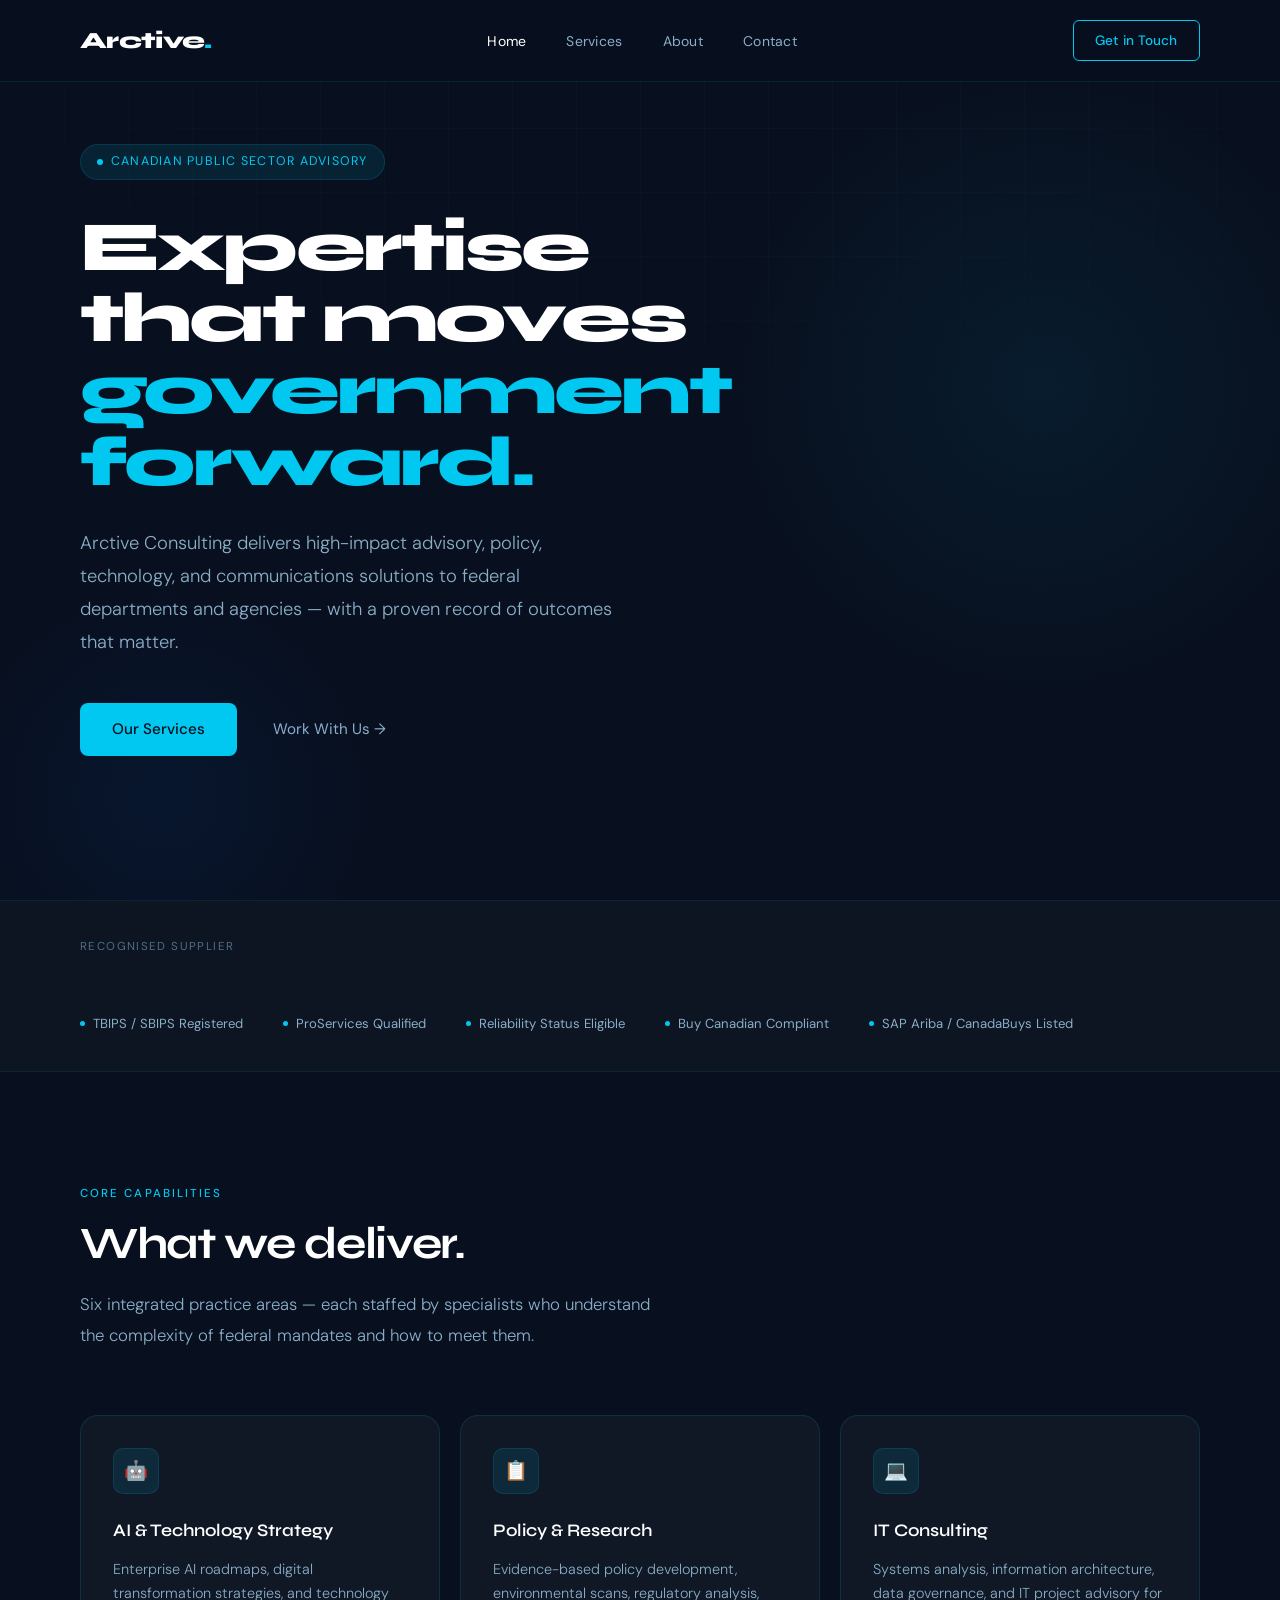
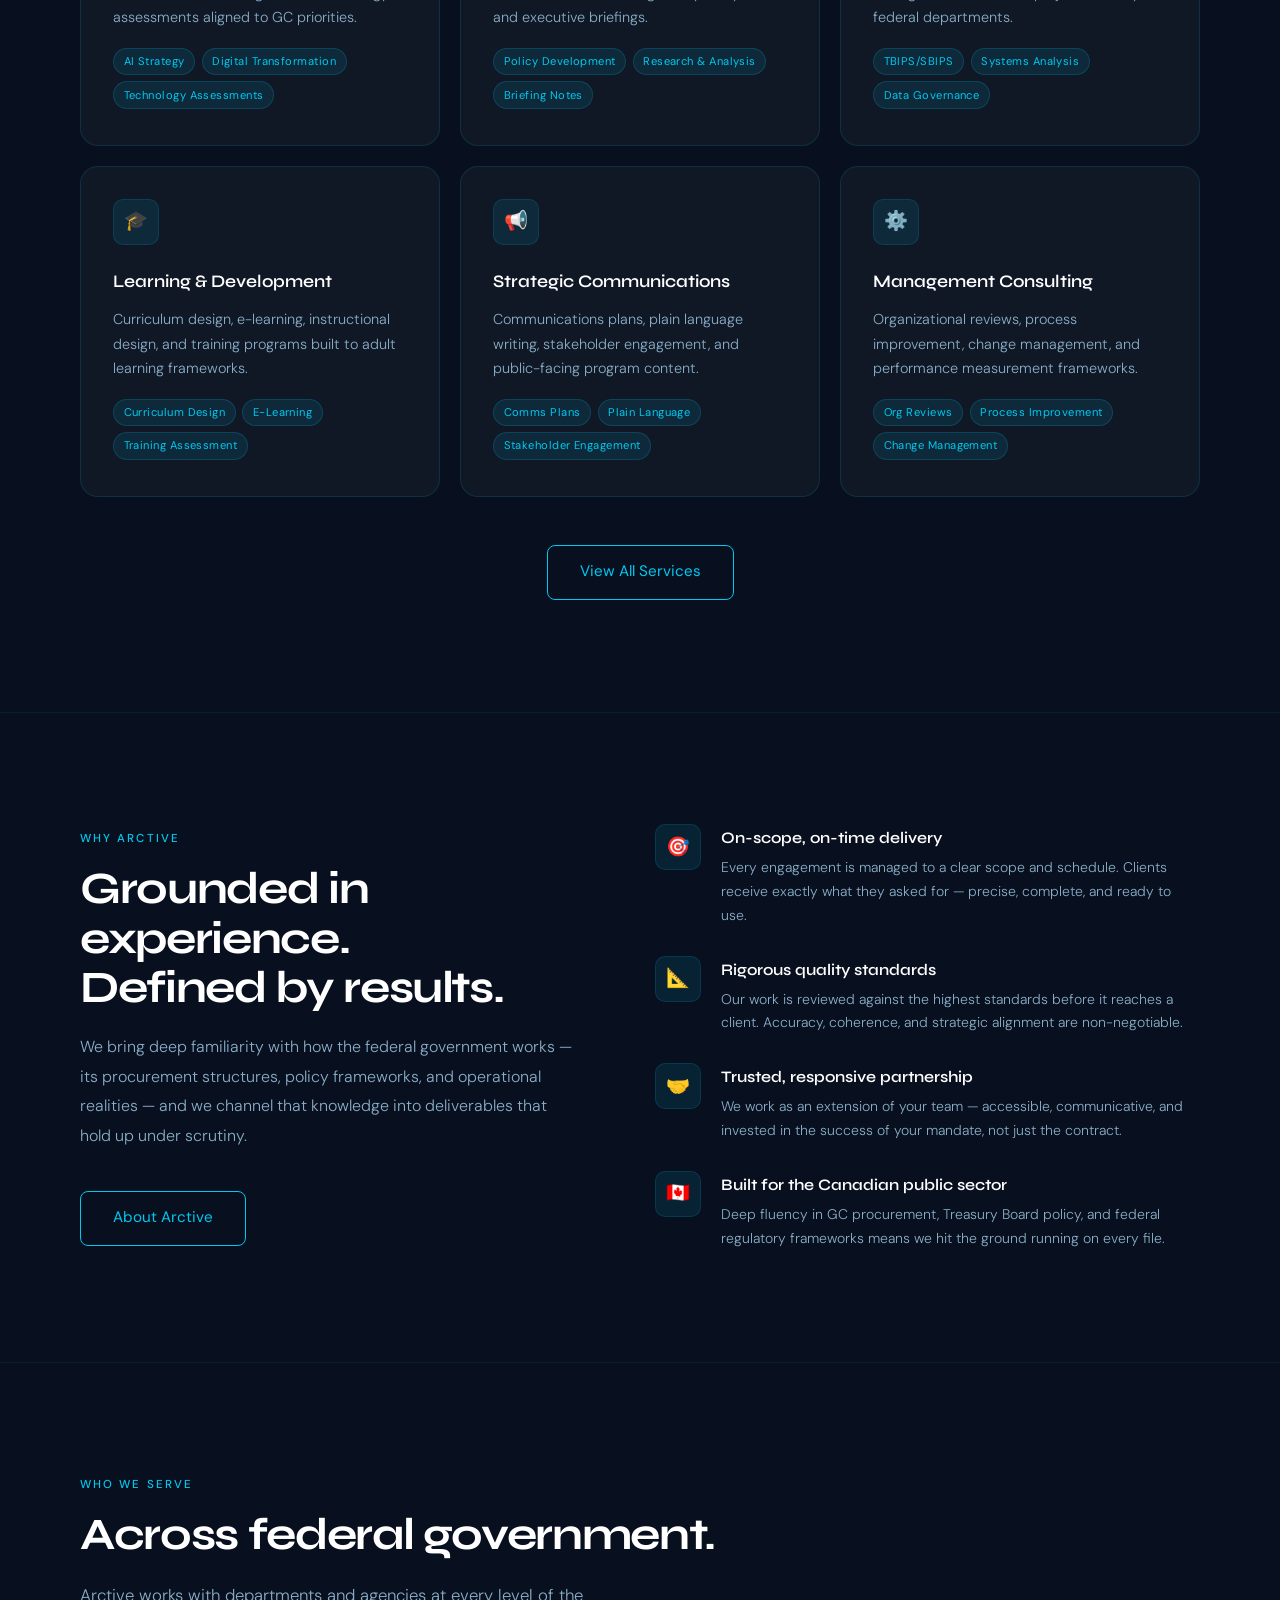
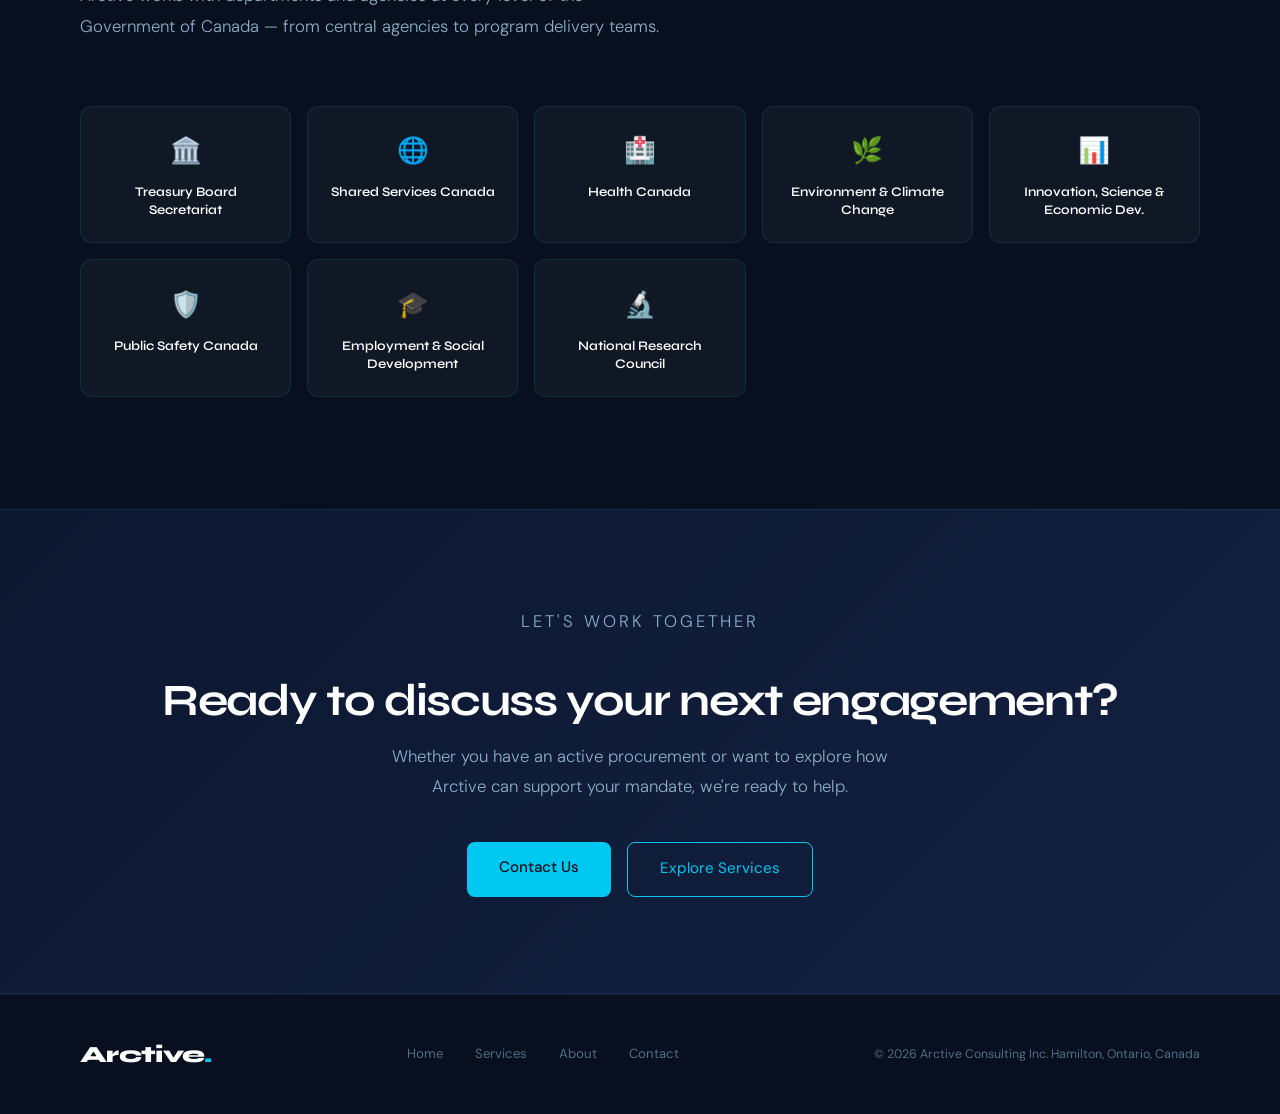
<file: index.html>
<!DOCTYPE html>
<html lang="en">
<head>
<meta charset="UTF-8">
<meta name="viewport" content="width=device-width, initial-scale=1.0">
<title>Arctive Consulting | Public Sector Advisory</title>
<link rel="preconnect" href="https://fonts.googleapis.com">
<link href="https://fonts.googleapis.com/css2?family=Syne:wght@400;500;600;700;800&family=DM+Sans:ital,wght@0,300;0,400;0,500;1,300&display=swap" rel="stylesheet">
<link rel="stylesheet" href="style.css">
<style>
.hero {
  min-height: 100vh;
  display: flex; align-items: center;
  padding: 0 5rem;
  position: relative; overflow: hidden;
}
.hero-content { position: relative; z-index: 1; max-width: 740px; }
.hero-badge {
  display: inline-flex; align-items: center; gap: 8px;
  background: var(--electric-dim);
  border: 1px solid var(--card-border);
  border-radius: 100px;
  padding: 0.4rem 1rem;
  font-size: 0.78rem; color: var(--electric);
  letter-spacing: 0.1em; text-transform: uppercase;
  margin-bottom: 2rem;
}
.badge-dot {
  width: 6px; height: 6px; border-radius: 50%;
  background: var(--electric);
  animation: pulse 2.2s infinite;
}
@keyframes pulse {
  0%,100% { opacity:1; transform:scale(1); }
  50% { opacity:0.45; transform:scale(0.8); }
}
.hero-sub {
  font-size: 1.15rem; color: var(--text-secondary);
  max-width: 540px; font-weight: 300; line-height: 1.8;
  margin-bottom: 2.75rem;
}
.hero-actions { display: flex; gap: 1rem; align-items: center; flex-wrap: wrap; }
.hero-actions .btn-ghost {
  color: var(--text-secondary); font-size: 0.95rem;
  text-decoration: none; transition: color 0.2s; padding: 0.85rem 1.25rem;
}
.hero-actions .btn-ghost:hover { color: var(--white); }

/* credentials strip */
.cred-strip {
  padding: 2.25rem 5rem;
  display: flex; align-items: center; gap: 3.5rem; flex-wrap: wrap;
  border-top: 0.5px solid rgba(0,200,240,0.09);
  border-bottom: 0.5px solid rgba(0,200,240,0.09);
  background: rgba(255,255,255,0.018);
}
.cred-label { font-size: 0.72rem; color: var(--muted); letter-spacing: 0.12em; text-transform: uppercase; white-space: nowrap; }
.creds { display: flex; gap: 2.5rem; flex-wrap: wrap; }
.cred {
  font-size: 0.82rem; color: var(--text-secondary); font-weight: 400;
  display: flex; align-items: center; gap: 0.5rem;
}
.cred::before { content: ''; width: 5px; height: 5px; border-radius: 50%; background: var(--electric); flex-shrink: 0; }

/* services preview */
.services-grid {
  display: grid;
  grid-template-columns: repeat(3, 1fr);
  gap: 1.25rem;
}
@media (max-width: 1100px) { .services-grid { grid-template-columns: repeat(2,1fr); } }
@media (max-width: 700px)  { .services-grid { grid-template-columns: 1fr; } }

/* outcomes section */
.outcomes-wrap {
  display: grid; grid-template-columns: 1fr 1.1fr;
  gap: 5rem; align-items: center;
}
@media (max-width: 900px) { .outcomes-wrap { grid-template-columns: 1fr; } }
.outcome-list { display: flex; flex-direction: column; gap: 1.75rem; }
.outcome-item { display: flex; gap: 1.25rem; align-items: flex-start; }
.outcome-item h4 {
  font-family: 'Syne', sans-serif;
  font-size: 1rem; font-weight: 600; margin-bottom: 0.3rem;
}
.outcome-item p { font-size: 0.875rem; color: var(--text-secondary); font-weight: 300; line-height: 1.7; }

/* sectors */
.sectors-grid {
  display: grid; grid-template-columns: repeat(auto-fit, minmax(190px,1fr));
  gap: 1rem; margin-top: 3.5rem;
}
.sector-card {
  background: var(--card-bg);
  border: 0.5px solid var(--card-border);
  border-radius: var(--radius);
  padding: 1.4rem 1.25rem;
  text-align: center;
  transition: all 0.25s;
}
.sector-card:hover { border-color: rgba(0,200,240,0.38); background: var(--electric-dim); }
.sector-card .si { font-size: 1.6rem; display: block; margin-bottom: 0.65rem; }
.sector-card h4 { font-family: 'Syne', sans-serif; font-size: 0.82rem; font-weight: 600; line-height: 1.4; }

/* cta band */
.cta-band {
  background: linear-gradient(135deg, var(--navy-mid), var(--navy-light));
  border-top: 0.5px solid rgba(0,200,240,0.12);
  border-bottom: 0.5px solid rgba(0,200,240,0.12);
  text-align: center;
  padding: 6rem 5rem;
}
.cta-band h2 { margin-bottom: 1rem; }
.cta-band p { color: var(--text-secondary); font-size: 1.05rem; font-weight: 300; max-width: 500px; margin: 0 auto 2.5rem; line-height: 1.8; }
.cta-actions { display: flex; gap: 1rem; justify-content: center; flex-wrap: wrap; }
</style>
</head>
<body>

<nav>
  <a href="index.html" class="logo">Arctive<span>.</span></a>
  <ul class="nav-links">
    <li><a href="index.html" class="active">Home</a></li>
    <li><a href="services/index.html">Services</a></li>
    <li><a href="about/index.html">About</a></li>
    <li><a href="contact/index.html">Contact</a></li>
  </ul>
  <a href="contact/index.html" class="nav-cta">Get in Touch</a>
</nav>

<!-- HERO -->
<section class="hero">
  <div class="grid-bg"></div>
  <div class="orb" style="right:-8%;top:5%;width:680px;height:680px;"></div>
  <div class="orb" style="left:-6%;bottom:-15%;width:480px;height:480px;background:radial-gradient(circle,rgba(0,80,180,0.1) 0%,transparent 70%);"></div>
  <div class="hero-content">
    <div class="hero-badge fade-up"><div class="badge-dot"></div>Canadian Public Sector Advisory</div>
    <h1 class="fade-up-2">
      Expertise that moves
      <span class="accent">government forward.</span>
    </h1>
    <p class="hero-sub fade-up-3">
      Arctive Consulting delivers high-impact advisory, policy, technology, and communications solutions to federal departments and agencies — with a proven record of outcomes that matter.
    </p>
    <div class="hero-actions fade-up-3">
      <a href="services/index.html" class="btn-primary">Our Services</a>
      <a href="contact/index.html" class="btn-ghost">Work With Us →</a>
    </div>
  </div>
</section>

<!-- CREDENTIALS STRIP -->
<div class="cred-strip">
  <span class="cred-label">Recognised Supplier</span>
  <div class="creds">
    <span class="cred">TBIPS / SBIPS Registered</span>
    <span class="cred">ProServices Qualified</span>
    <span class="cred">Reliability Status Eligible</span>
    <span class="cred">Buy Canadian Compliant</span>
    <span class="cred">SAP Ariba / CanadaBuys Listed</span>
  </div>
</div>

<!-- SERVICES PREVIEW -->
<section>
  <p class="section-label">Core Capabilities</p>
  <h2>What we deliver.</h2>
  <p class="section-intro">Six integrated practice areas — each staffed by specialists who understand the complexity of federal mandates and how to meet them.</p>
  <div class="services-grid">
    <div class="card">
      <div class="icon-box">🤖</div>
      <h3>AI & Technology Strategy</h3>
      <p style="font-size:.9rem;color:var(--text-secondary);font-weight:300;line-height:1.7;">Enterprise AI roadmaps, digital transformation strategies, and technology assessments aligned to GC priorities.</p>
      <div class="tags"><span class="tag">AI Strategy</span><span class="tag">Digital Transformation</span><span class="tag">Technology Assessments</span></div>
    </div>
    <div class="card">
      <div class="icon-box">📋</div>
      <h3>Policy & Research</h3>
      <p style="font-size:.9rem;color:var(--text-secondary);font-weight:300;line-height:1.7;">Evidence-based policy development, environmental scans, regulatory analysis, and executive briefings.</p>
      <div class="tags"><span class="tag">Policy Development</span><span class="tag">Research & Analysis</span><span class="tag">Briefing Notes</span></div>
    </div>
    <div class="card">
      <div class="icon-box">💻</div>
      <h3>IT Consulting</h3>
      <p style="font-size:.9rem;color:var(--text-secondary);font-weight:300;line-height:1.7;">Systems analysis, information architecture, data governance, and IT project advisory for federal departments.</p>
      <div class="tags"><span class="tag">TBIPS/SBIPS</span><span class="tag">Systems Analysis</span><span class="tag">Data Governance</span></div>
    </div>
    <div class="card">
      <div class="icon-box">🎓</div>
      <h3>Learning & Development</h3>
      <p style="font-size:.9rem;color:var(--text-secondary);font-weight:300;line-height:1.7;">Curriculum design, e-learning, instructional design, and training programs built to adult learning frameworks.</p>
      <div class="tags"><span class="tag">Curriculum Design</span><span class="tag">E-Learning</span><span class="tag">Training Assessment</span></div>
    </div>
    <div class="card">
      <div class="icon-box">📢</div>
      <h3>Strategic Communications</h3>
      <p style="font-size:.9rem;color:var(--text-secondary);font-weight:300;line-height:1.7;">Communications plans, plain language writing, stakeholder engagement, and public-facing program content.</p>
      <div class="tags"><span class="tag">Comms Plans</span><span class="tag">Plain Language</span><span class="tag">Stakeholder Engagement</span></div>
    </div>
    <div class="card">
      <div class="icon-box">⚙️</div>
      <h3>Management Consulting</h3>
      <p style="font-size:.9rem;color:var(--text-secondary);font-weight:300;line-height:1.7;">Organizational reviews, process improvement, change management, and performance measurement frameworks.</p>
      <div class="tags"><span class="tag">Org Reviews</span><span class="tag">Process Improvement</span><span class="tag">Change Management</span></div>
    </div>
  </div>
  <div style="text-align:center;margin-top:3rem;">
    <a href="services/index.html" class="btn-outline">View All Services</a>
  </div>
</section>

<div class="divider"></div>

<!-- OUTCOMES -->
<section>
  <div class="outcomes-wrap">
    <div>
      <p class="section-label">Why Arctive</p>
      <h2>Grounded in experience.<br>Defined by results.</h2>
      <p style="font-size:1rem;color:var(--text-secondary);font-weight:300;line-height:1.85;margin-bottom:2.5rem;">We bring deep familiarity with how the federal government works — its procurement structures, policy frameworks, and operational realities — and we channel that knowledge into deliverables that hold up under scrutiny.</p>
      <a href="about/index.html" class="btn-outline">About Arctive</a>
    </div>
    <div class="outcome-list">
      <div class="outcome-item">
        <div class="icon-box" style="margin-bottom:0;">🎯</div>
        <div>
          <h4>On-scope, on-time delivery</h4>
          <p>Every engagement is managed to a clear scope and schedule. Clients receive exactly what they asked for — precise, complete, and ready to use.</p>
        </div>
      </div>
      <div class="outcome-item">
        <div class="icon-box" style="margin-bottom:0;">📐</div>
        <div>
          <h4>Rigorous quality standards</h4>
          <p>Our work is reviewed against the highest standards before it reaches a client. Accuracy, coherence, and strategic alignment are non-negotiable.</p>
        </div>
      </div>
      <div class="outcome-item">
        <div class="icon-box" style="margin-bottom:0;">🤝</div>
        <div>
          <h4>Trusted, responsive partnership</h4>
          <p>We work as an extension of your team — accessible, communicative, and invested in the success of your mandate, not just the contract.</p>
        </div>
      </div>
      <div class="outcome-item">
        <div class="icon-box" style="margin-bottom:0;">🇨🇦</div>
        <div>
          <h4>Built for the Canadian public sector</h4>
          <p>Deep fluency in GC procurement, Treasury Board policy, and federal regulatory frameworks means we hit the ground running on every file.</p>
        </div>
      </div>
    </div>
  </div>
</section>

<div class="divider"></div>

<!-- SECTORS -->
<section>
  <p class="section-label">Who We Serve</p>
  <h2>Across federal government.</h2>
  <p class="section-intro">Arctive works with departments and agencies at every level of the Government of Canada — from central agencies to program delivery teams.</p>
  <div class="sectors-grid">
    <div class="sector-card"><span class="si">🏛️</span><h4>Treasury Board Secretariat</h4></div>
    <div class="sector-card"><span class="si">🌐</span><h4>Shared Services Canada</h4></div>
    <div class="sector-card"><span class="si">🏥</span><h4>Health Canada</h4></div>
    <div class="sector-card"><span class="si">🌿</span><h4>Environment & Climate Change</h4></div>
    <div class="sector-card"><span class="si">📊</span><h4>Innovation, Science & Economic Dev.</h4></div>
    <div class="sector-card"><span class="si">🛡️</span><h4>Public Safety Canada</h4></div>
    <div class="sector-card"><span class="si">🎓</span><h4>Employment & Social Development</h4></div>
    <div class="sector-card"><span class="si">🔬</span><h4>National Research Council</h4></div>
  </div>
</section>

<!-- CTA BAND -->
<section class="cta-band">
  <p class="section-label">Let's Work Together</p>
  <h2>Ready to discuss your next engagement?</h2>
  <p>Whether you have an active procurement or want to explore how Arctive can support your mandate, we're ready to help.</p>
  <div class="cta-actions">
    <a href="contact/index.html" class="btn-primary">Contact Us</a>
    <a href="services/index.html" class="btn-outline">Explore Services</a>
  </div>
</section>

<footer>
  <a href="index.html" class="logo">Arctive<span>.</span></a>
  <div class="footer-links">
    <a href="index.html">Home</a>
    <a href="services/index.html">Services</a>
    <a href="about/index.html">About</a>
    <a href="contact/index.html">Contact</a>
  </div>
  <span class="footer-legal">© 2026 Arctive Consulting Inc. Hamilton, Ontario, Canada</span>
</footer>

</body>
</html>
</file>
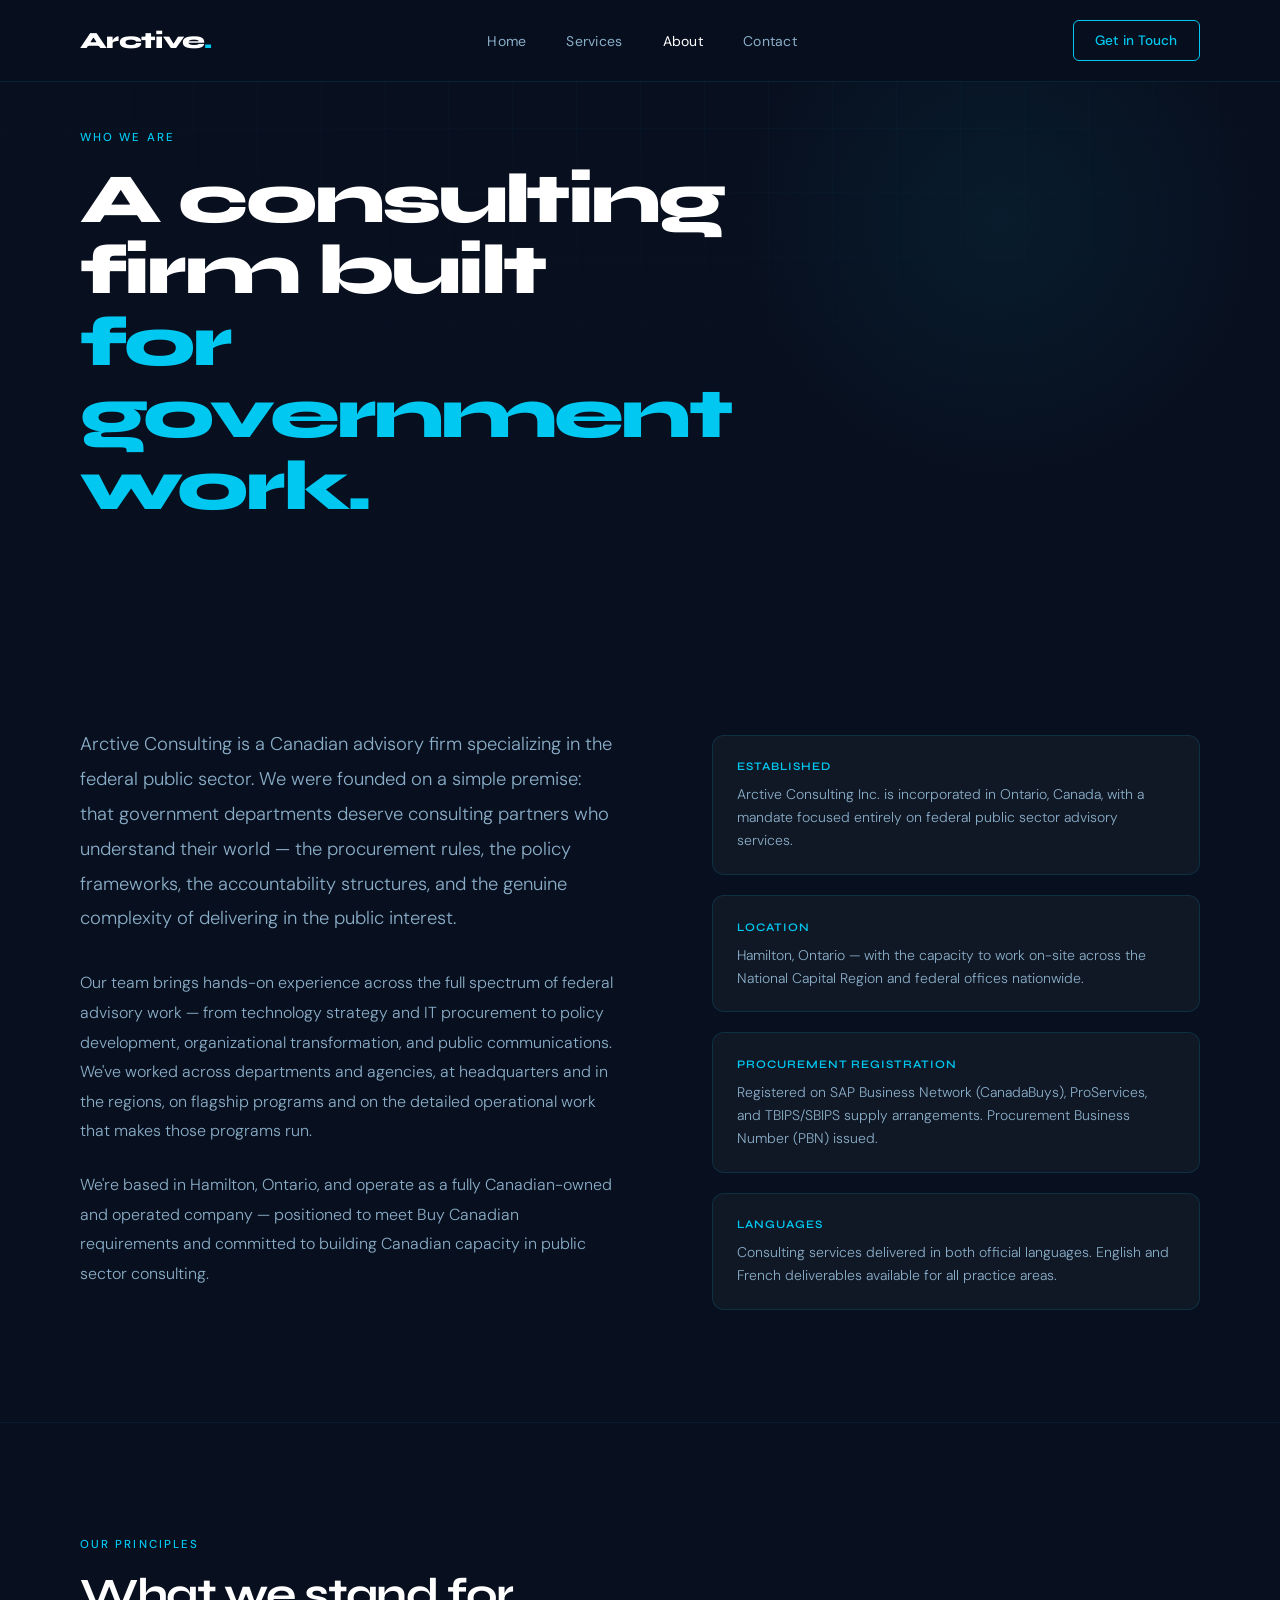
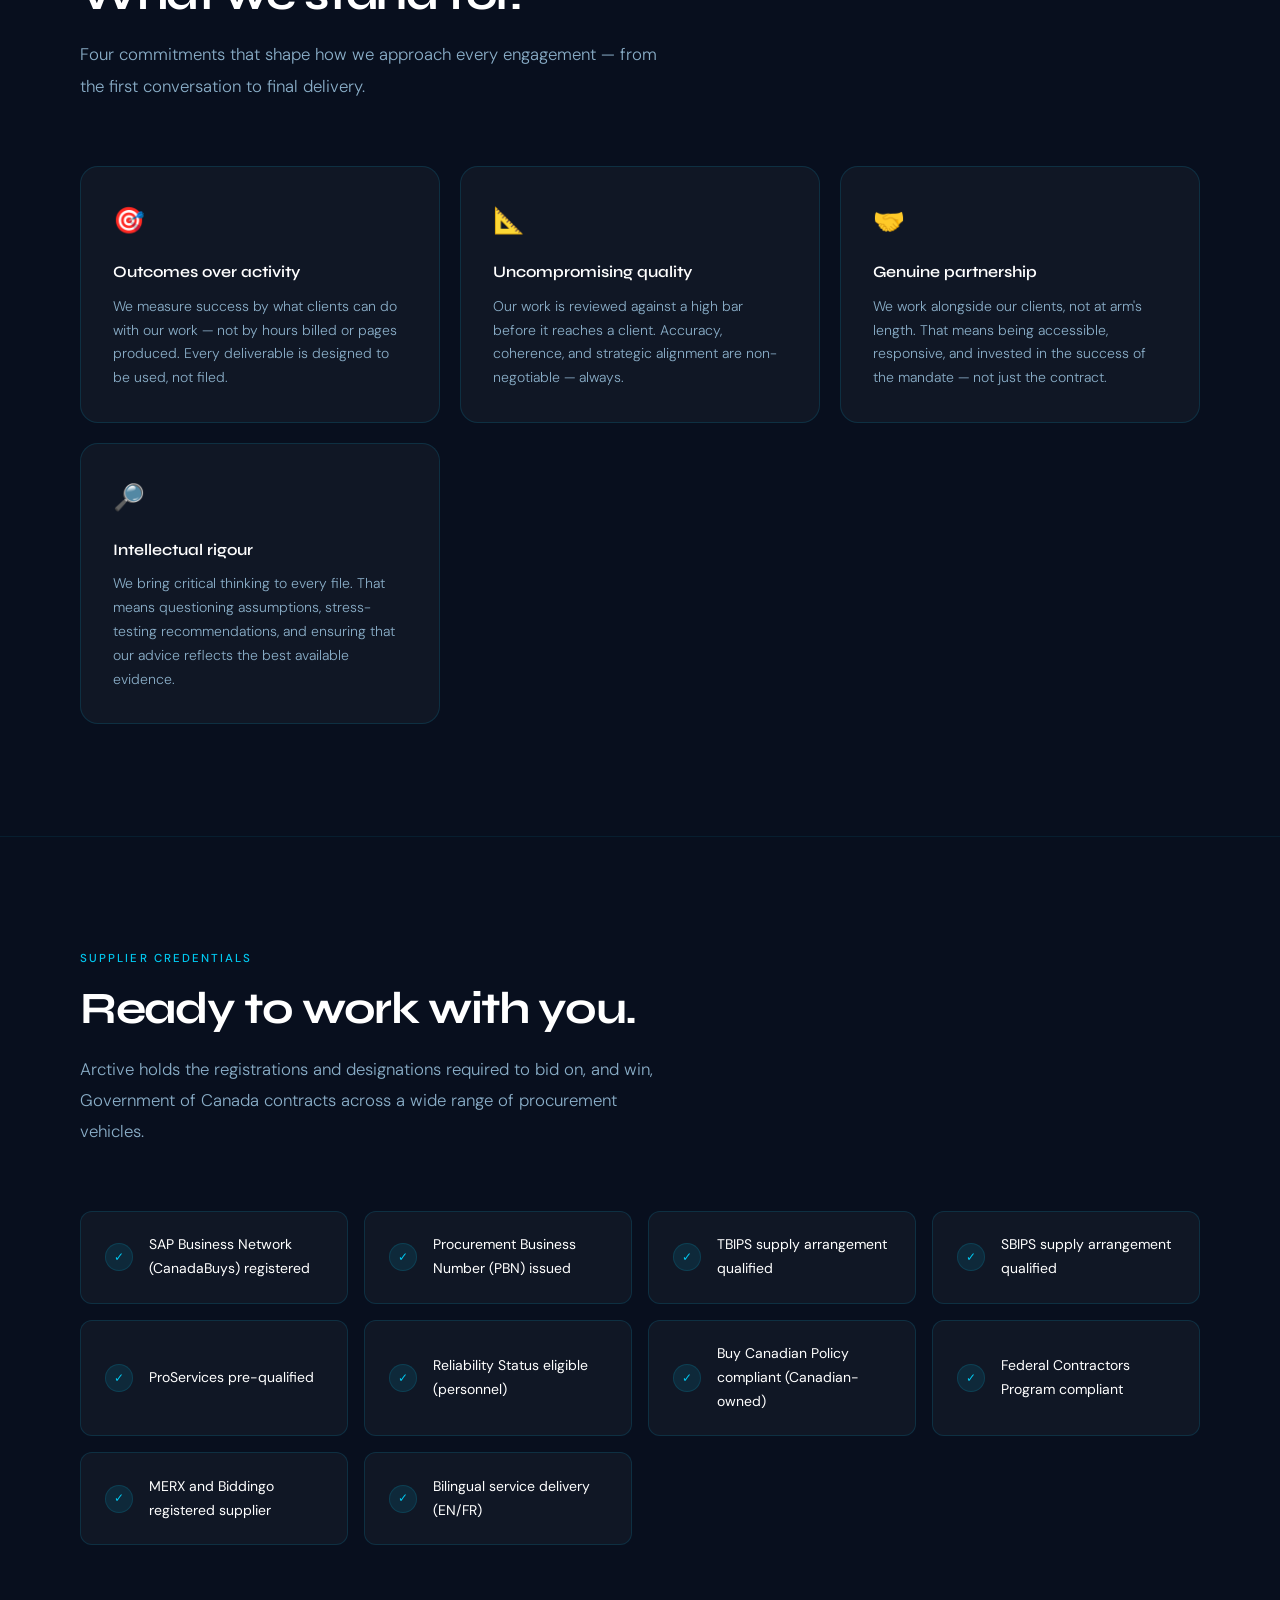
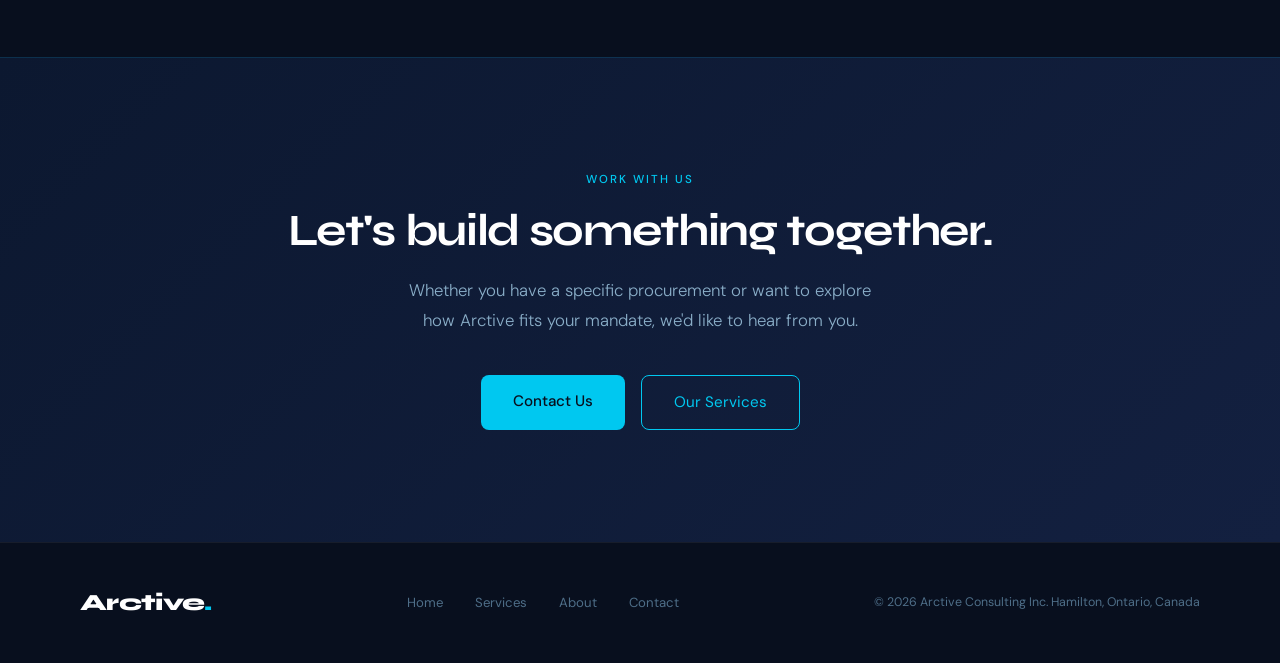
<file: about/index.html>
<!DOCTYPE html>
<html lang="en">
<head>
<meta charset="UTF-8">
<meta name="viewport" content="width=device-width, initial-scale=1.0">
<title>About | Arctive Consulting</title>
<link rel="preconnect" href="https://fonts.googleapis.com">
<link href="https://fonts.googleapis.com/css2?family=Syne:wght@400;500;600;700;800&family=DM+Sans:ital,wght@0,300;0,400;0,500;1,300&display=swap" rel="stylesheet">
<link rel="stylesheet" href="../style.css">
<style>
.about-intro {
  display: grid; grid-template-columns: 1.1fr 1fr;
  gap: 6rem; align-items: start;
}
@media (max-width: 900px) { .about-intro { grid-template-columns: 1fr; gap: 2.5rem; } }
.about-intro .lead {
  font-size: 1.15rem; color: var(--text-secondary);
  font-weight: 300; line-height: 1.9; margin-bottom: 2rem;
}
.about-aside {
  display: flex; flex-direction: column; gap: 1.25rem;
  margin-top: 0.5rem;
}
.aside-card {
  background: var(--card-bg);
  border: 0.5px solid var(--card-border);
  border-radius: var(--radius);
  padding: 1.35rem 1.5rem;
}
.aside-card h4 {
  font-family: 'Syne', sans-serif;
  font-size: 0.875rem; font-weight: 600;
  color: var(--electric); margin-bottom: 0.4rem;
  text-transform: uppercase; letter-spacing: 0.08em; font-size: 0.72rem;
}
.aside-card p { font-size: 0.875rem; color: var(--text-secondary); font-weight: 300; line-height: 1.65; }

.values-grid {
  display: grid; grid-template-columns: repeat(auto-fit, minmax(280px, 1fr));
  gap: 1.25rem;
}
.value-card {
  background: var(--card-bg);
  border: 0.5px solid var(--card-border);
  border-radius: var(--radius-lg);
  padding: 2rem;
}
.value-card .vi {
  font-size: 1.6rem; display: block; margin-bottom: 1rem;
}
.value-card h3 { font-size: 1rem; margin-bottom: 0.6rem; }
.value-card p { font-size: 0.875rem; color: var(--text-secondary); font-weight: 300; line-height: 1.7; }

.credentials-list {
  display: grid; grid-template-columns: repeat(auto-fit, minmax(260px, 1fr));
  gap: 1rem;
}
.cred-item {
  background: var(--card-bg);
  border: 0.5px solid var(--card-border);
  border-radius: var(--radius);
  padding: 1.35rem 1.5rem;
  display: flex; align-items: center; gap: 1rem;
}
.cred-check {
  width: 28px; height: 28px; border-radius: 50%;
  background: var(--electric-dim);
  border: 1px solid var(--card-border);
  display: flex; align-items: center; justify-content: center;
  font-size: 0.75rem; color: var(--electric); flex-shrink: 0;
}
.cred-item span { font-size: 0.875rem; font-weight: 400; }
</style>
</head>
<body>

<nav>
  <a href="../index.html" class="logo">Arctive<span>.</span></a>
  <ul class="nav-links">
    <li><a href="../index.html">Home</a></li>
    <li><a href="../services/index.html">Services</a></li>
    <li><a href="index.html" class="active">About</a></li>
    <li><a href="../contact/index.html">Contact</a></li>
  </ul>
  <a href="../contact/index.html" class="nav-cta">Get in Touch</a>
</nav>

<div class="page-hero">
  <div class="grid-bg"></div>
  <div class="orb" style="right:0;top:-10%;width:560px;height:560px;"></div>
  <div style="position:relative;z-index:1;">
    <p class="section-label">Who We Are</p>
    <h1 style="max-width:680px;">A consulting firm built<br><span class="accent">for government work.</span></h1>
  </div>
</div>

<!-- ABOUT INTRO -->
<section>
  <div class="about-intro">
    <div>
      <p class="lead">Arctive Consulting is a Canadian advisory firm specializing in the federal public sector. We were founded on a simple premise: that government departments deserve consulting partners who understand their world — the procurement rules, the policy frameworks, the accountability structures, and the genuine complexity of delivering in the public interest.</p>
      <p style="font-size:1rem;color:var(--text-secondary);font-weight:300;line-height:1.85;margin-bottom:1.5rem;">Our team brings hands-on experience across the full spectrum of federal advisory work — from technology strategy and IT procurement to policy development, organizational transformation, and public communications. We've worked across departments and agencies, at headquarters and in the regions, on flagship programs and on the detailed operational work that makes those programs run.</p>
      <p style="font-size:1rem;color:var(--text-secondary);font-weight:300;line-height:1.85;">We're based in Hamilton, Ontario, and operate as a fully Canadian-owned and operated company — positioned to meet Buy Canadian requirements and committed to building Canadian capacity in public sector consulting.</p>
    </div>
    <div class="about-aside">
      <div class="aside-card">
        <h4>Established</h4>
        <p>Arctive Consulting Inc. is incorporated in Ontario, Canada, with a mandate focused entirely on federal public sector advisory services.</p>
      </div>
      <div class="aside-card">
        <h4>Location</h4>
        <p>Hamilton, Ontario — with the capacity to work on-site across the National Capital Region and federal offices nationwide.</p>
      </div>
      <div class="aside-card">
        <h4>Procurement Registration</h4>
        <p>Registered on SAP Business Network (CanadaBuys), ProServices, and TBIPS/SBIPS supply arrangements. Procurement Business Number (PBN) issued.</p>
      </div>
      <div class="aside-card">
        <h4>Languages</h4>
        <p>Consulting services delivered in both official languages. English and French deliverables available for all practice areas.</p>
      </div>
    </div>
  </div>
</section>

<div class="divider"></div>

<!-- VALUES -->
<section>
  <p class="section-label">Our Principles</p>
  <h2>What we stand for.</h2>
  <p class="section-intro">Four commitments that shape how we approach every engagement — from the first conversation to final delivery.</p>
  <div class="values-grid">
    <div class="value-card">
      <span class="vi">🎯</span>
      <h3>Outcomes over activity</h3>
      <p>We measure success by what clients can do with our work — not by hours billed or pages produced. Every deliverable is designed to be used, not filed.</p>
    </div>
    <div class="value-card">
      <span class="vi">📐</span>
      <h3>Uncompromising quality</h3>
      <p>Our work is reviewed against a high bar before it reaches a client. Accuracy, coherence, and strategic alignment are non-negotiable — always.</p>
    </div>
    <div class="value-card">
      <span class="vi">🤝</span>
      <h3>Genuine partnership</h3>
      <p>We work alongside our clients, not at arm's length. That means being accessible, responsive, and invested in the success of the mandate — not just the contract.</p>
    </div>
    <div class="value-card">
      <span class="vi">🔎</span>
      <h3>Intellectual rigour</h3>
      <p>We bring critical thinking to every file. That means questioning assumptions, stress-testing recommendations, and ensuring that our advice reflects the best available evidence.</p>
    </div>
  </div>
</section>

<div class="divider"></div>

<!-- CREDENTIALS -->
<section>
  <p class="section-label">Supplier Credentials</p>
  <h2>Ready to work with you.</h2>
  <p class="section-intro">Arctive holds the registrations and designations required to bid on, and win, Government of Canada contracts across a wide range of procurement vehicles.</p>
  <div class="credentials-list">
    <div class="cred-item"><div class="cred-check">✓</div><span>SAP Business Network (CanadaBuys) registered</span></div>
    <div class="cred-item"><div class="cred-check">✓</div><span>Procurement Business Number (PBN) issued</span></div>
    <div class="cred-item"><div class="cred-check">✓</div><span>TBIPS supply arrangement qualified</span></div>
    <div class="cred-item"><div class="cred-check">✓</div><span>SBIPS supply arrangement qualified</span></div>
    <div class="cred-item"><div class="cred-check">✓</div><span>ProServices pre-qualified</span></div>
    <div class="cred-item"><div class="cred-check">✓</div><span>Reliability Status eligible (personnel)</span></div>
    <div class="cred-item"><div class="cred-check">✓</div><span>Buy Canadian Policy compliant (Canadian-owned)</span></div>
    <div class="cred-item"><div class="cred-check">✓</div><span>Federal Contractors Program compliant</span></div>
    <div class="cred-item"><div class="cred-check">✓</div><span>MERX and Biddingo registered supplier</span></div>
    <div class="cred-item"><div class="cred-check">✓</div><span>Bilingual service delivery (EN/FR)</span></div>
  </div>
</section>

<!-- CTA -->
<section style="background:linear-gradient(135deg,var(--navy-mid),var(--navy-light));border-top:0.5px solid rgba(0,200,240,0.12);text-align:center;">
  <p class="section-label">Work With Us</p>
  <h2>Let's build something together.</h2>
  <p style="color:var(--text-secondary);font-size:1.05rem;font-weight:300;max-width:480px;margin:0 auto 2.5rem;line-height:1.8;">Whether you have a specific procurement or want to explore how Arctive fits your mandate, we'd like to hear from you.</p>
  <div style="display:flex;gap:1rem;justify-content:center;flex-wrap:wrap;">
    <a href="../contact/index.html" class="btn-primary">Contact Us</a>
    <a href="../services/index.html" class="btn-outline">Our Services</a>
  </div>
</section>

<footer>
  <a href="../index.html" class="logo">Arctive<span>.</span></a>
  <div class="footer-links">
    <a href="../index.html">Home</a>
    <a href="../services/index.html">Services</a>
    <a href="index.html">About</a>
    <a href="../contact/index.html">Contact</a>
  </div>
  <span class="footer-legal">© 2026 Arctive Consulting Inc. Hamilton, Ontario, Canada</span>
</footer>
</body>
</html>
</file>
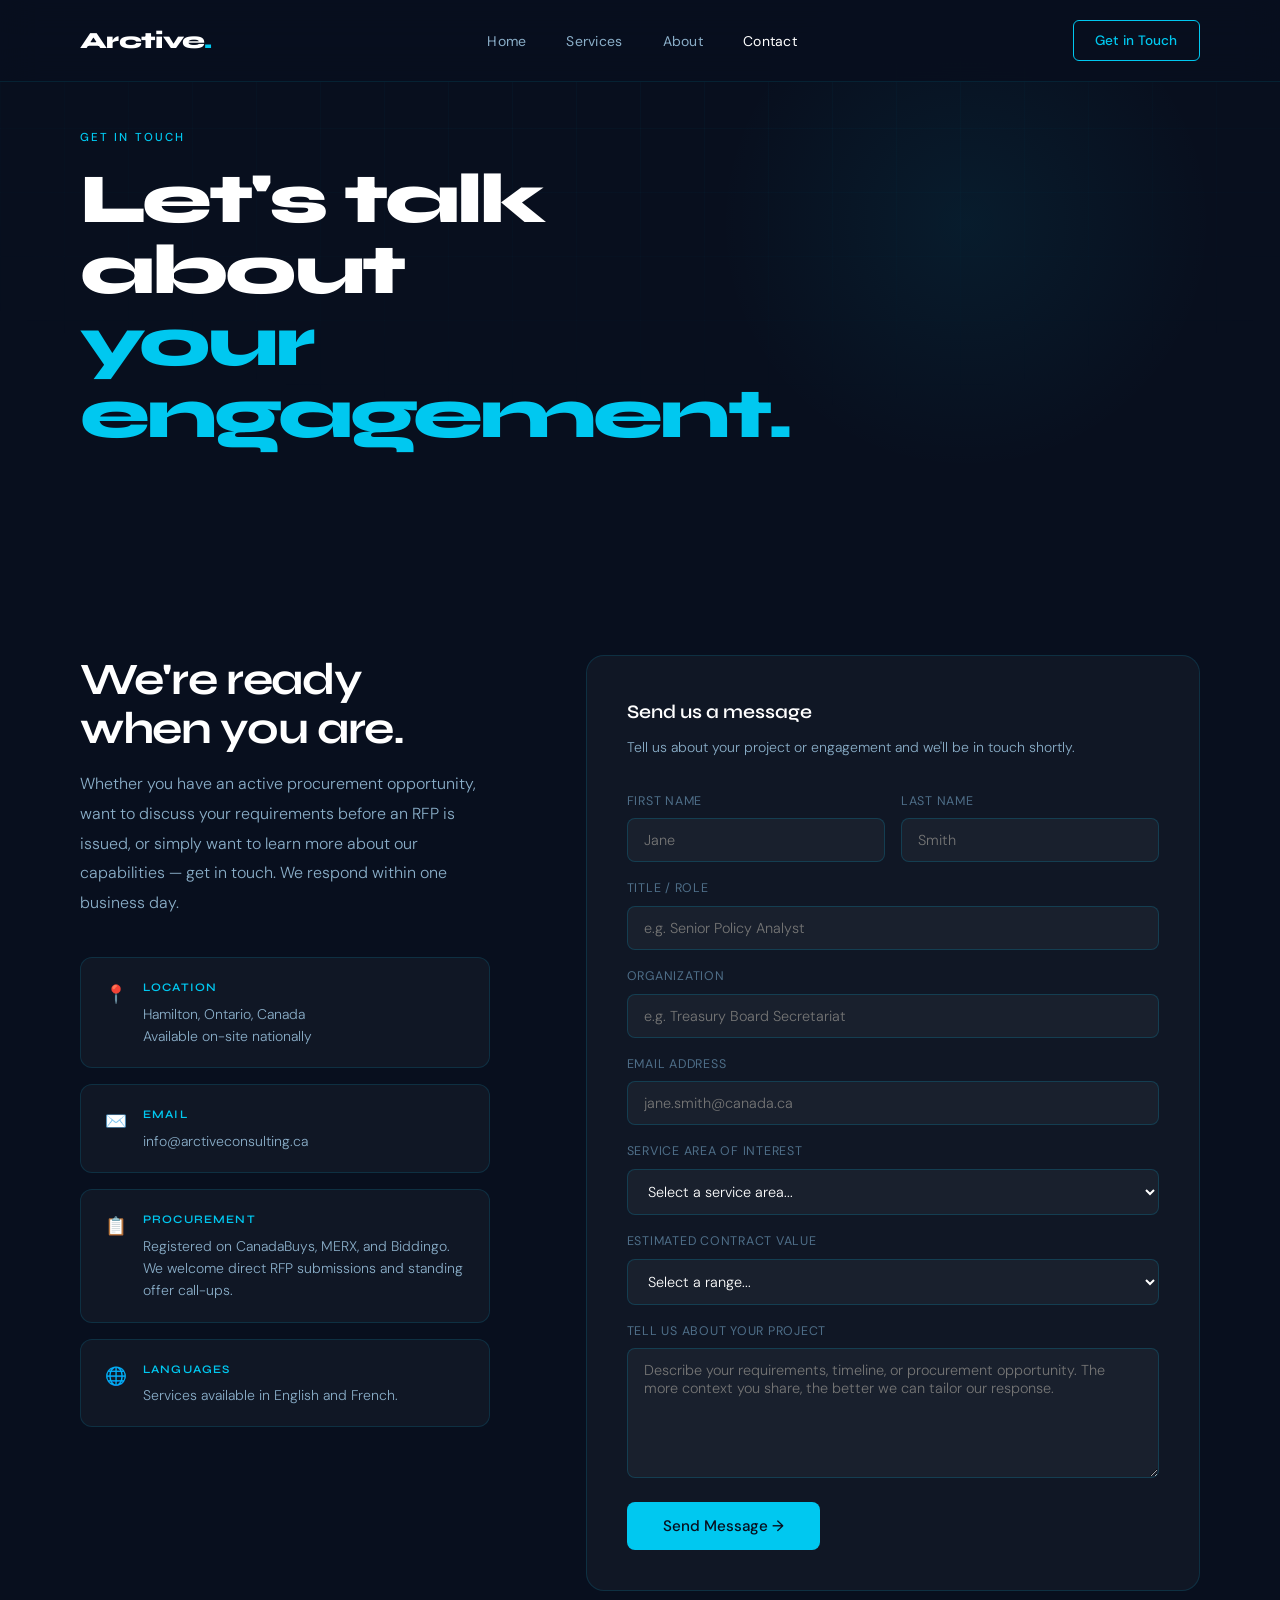
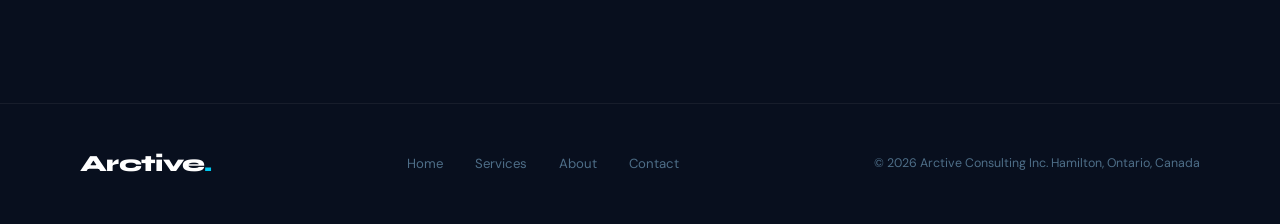
<file: contact/index.html>
<!DOCTYPE html>
<html lang="en">
<head>
<meta charset="UTF-8">
<meta name="viewport" content="width=device-width, initial-scale=1.0">
<title>Contact | Arctive Consulting</title>
<link rel="preconnect" href="https://fonts.googleapis.com">
<link href="https://fonts.googleapis.com/css2?family=Syne:wght@400;500;600;700;800&family=DM+Sans:ital,wght@0,300;0,400;0,500;1,300&display=swap" rel="stylesheet">
<link rel="stylesheet" href="../style.css">
<style>
.contact-layout {
  display: grid; grid-template-columns: 1fr 1.5fr;
  gap: 6rem; align-items: start;
}
@media (max-width: 900px) { .contact-layout { grid-template-columns: 1fr; gap: 3rem; } }
.contact-sidebar { position: sticky; top: 7rem; }
.contact-sidebar h2 { margin-bottom: 1rem; }
.contact-sidebar .lead {
  font-size: 1rem; color: var(--text-secondary);
  font-weight: 300; line-height: 1.85; margin-bottom: 2.5rem;
}
.contact-info { display: flex; flex-direction: column; gap: 1rem; }
.info-item {
  background: var(--card-bg);
  border: 0.5px solid var(--card-border);
  border-radius: var(--radius);
  padding: 1.25rem 1.5rem;
  display: flex; align-items: flex-start; gap: 1rem;
}
.info-icon { font-size: 1.1rem; margin-top: 2px; flex-shrink: 0; }
.info-item h4 {
  font-family: 'Syne', sans-serif;
  font-size: 0.72rem; font-weight: 600;
  color: var(--electric); text-transform: uppercase;
  letter-spacing: 0.1em; margin-bottom: 0.3rem;
}
.info-item p { font-size: 0.875rem; color: var(--text-secondary); font-weight: 300; line-height: 1.6; }
.contact-form-wrap {
  background: var(--card-bg);
  border: 0.5px solid var(--card-border);
  border-radius: var(--radius-lg);
  padding: 2.5rem;
}
.contact-form-wrap h3 {
  font-family: 'Syne', sans-serif;
  font-size: 1.2rem; font-weight: 600;
  margin-bottom: 0.5rem;
}
.contact-form-wrap .sub {
  font-size: 0.875rem; color: var(--text-secondary);
  font-weight: 300; margin-bottom: 2rem; line-height: 1.6;
}
.form-submit {
  background: var(--electric);
  color: var(--navy);
  padding: 0.875rem 2.25rem;
  border-radius: 8px;
  font-family: 'DM Sans', sans-serif;
  font-size: 0.95rem; font-weight: 500;
  border: none; cursor: pointer;
  transition: all 0.2s;
  margin-top: 0.5rem;
}
.form-submit:hover { background: #22d8ff; }
.form-submit:disabled { opacity: 0.6; cursor: not-allowed; }

.success-msg {
  display: none;
  background: rgba(0,200,240,0.08);
  border: 1px solid rgba(0,200,240,0.3);
  border-radius: var(--radius);
  padding: 1.25rem 1.5rem;
  font-size: 0.9rem; color: var(--electric);
  margin-top: 1rem; text-align: center;
}
</style>
</head>
<body>

<nav>
  <a href="../index.html" class="logo">Arctive<span>.</span></a>
  <ul class="nav-links">
    <li><a href="../index.html">Home</a></li>
    <li><a href="../services/index.html">Services</a></li>
    <li><a href="../about/index.html">About</a></li>
    <li><a href="index.html" class="active">Contact</a></li>
  </ul>
  <a href="index.html" class="nav-cta">Get in Touch</a>
</nav>

<div class="page-hero">
  <div class="grid-bg"></div>
  <div class="orb" style="right:5%;top:-5%;width:500px;height:500px;"></div>
  <div style="position:relative;z-index:1;">
    <p class="section-label">Get in Touch</p>
    <h1 style="max-width:600px;">Let's talk about<br><span class="accent">your engagement.</span></h1>
  </div>
</div>

<section>
  <div class="contact-layout">

    <div class="contact-sidebar">
      <h2>We're ready when you are.</h2>
      <p class="lead">Whether you have an active procurement opportunity, want to discuss your requirements before an RFP is issued, or simply want to learn more about our capabilities — get in touch. We respond within one business day.</p>
      <div class="contact-info">
        <div class="info-item">
          <div class="info-icon">📍</div>
          <div>
            <h4>Location</h4>
            <p>Hamilton, Ontario, Canada<br>Available on-site nationally</p>
          </div>
        </div>
        <div class="info-item">
          <div class="info-icon">✉️</div>
          <div>
            <h4>Email</h4>
            <p>info@arctiveconsulting.ca</p>
          </div>
        </div>
        <div class="info-item">
          <div class="info-icon">📋</div>
          <div>
            <h4>Procurement</h4>
            <p>Registered on CanadaBuys, MERX, and Biddingo. We welcome direct RFP submissions and standing offer call-ups.</p>
          </div>
        </div>
        <div class="info-item">
          <div class="info-icon">🌐</div>
          <div>
            <h4>Languages</h4>
            <p>Services available in English and French.</p>
          </div>
        </div>
      </div>
    </div>

    <div class="contact-form-wrap">
      <h3>Send us a message</h3>
      <p class="sub">Tell us about your project or engagement and we'll be in touch shortly.</p>
      <form id="contactForm" onsubmit="handleSubmit(event)">
        <div class="form-row">
          <div class="form-group">
            <label>First Name</label>
            <input type="text" placeholder="Jane" required>
          </div>
          <div class="form-group">
            <label>Last Name</label>
            <input type="text" placeholder="Smith" required>
          </div>
        </div>
        <div class="form-group">
          <label>Title / Role</label>
          <input type="text" placeholder="e.g. Senior Policy Analyst">
        </div>
        <div class="form-group">
          <label>Organization</label>
          <input type="text" placeholder="e.g. Treasury Board Secretariat" required>
        </div>
        <div class="form-group">
          <label>Email Address</label>
          <input type="email" placeholder="jane.smith@canada.ca" required>
        </div>
        <div class="form-group">
          <label>Service Area of Interest</label>
          <select>
            <option value="">Select a service area...</option>
            <option>AI & Technology Strategy</option>
            <option>Policy & Research</option>
            <option>IT Consulting</option>
            <option>Learning & Development</option>
            <option>Strategic Communications</option>
            <option>Management Consulting</option>
            <option>Multiple / Not Sure Yet</option>
          </select>
        </div>
        <div class="form-group">
          <label>Estimated Contract Value</label>
          <select>
            <option value="">Select a range...</option>
            <option>Under $25,000</option>
            <option>$25,000 – $100,000</option>
            <option>$100,000 – $500,000</option>
            <option>$500,000 – $1M</option>
            <option>Over $1M</option>
            <option>Not determined yet</option>
          </select>
        </div>
        <div class="form-group">
          <label>Tell us about your project</label>
          <textarea placeholder="Describe your requirements, timeline, or procurement opportunity. The more context you share, the better we can tailor our response."></textarea>
        </div>
        <button type="submit" class="form-submit" id="submitBtn">Send Message →</button>
        <div class="success-msg" id="successMsg">
          ✓ Thank you — we've received your message and will be in touch within one business day.
        </div>
      </form>
    </div>

  </div>
</section>

<footer>
  <a href="../index.html" class="logo">Arctive<span>.</span></a>
  <div class="footer-links">
    <a href="../index.html">Home</a>
    <a href="../services/index.html">Services</a>
    <a href="../about/index.html">About</a>
    <a href="index.html">Contact</a>
  </div>
  <span class="footer-legal">© 2026 Arctive Consulting Inc. Hamilton, Ontario, Canada</span>
</footer>

<script>
function handleSubmit(e) {
  e.preventDefault();
  const btn = document.getElementById('submitBtn');
  const msg = document.getElementById('successMsg');
  btn.disabled = true;
  btn.textContent = 'Sending...';
  setTimeout(() => {
    btn.style.display = 'none';
    msg.style.display = 'block';
    e.target.reset();
  }, 1000);
}
</script>
</body>
</html>
</file>
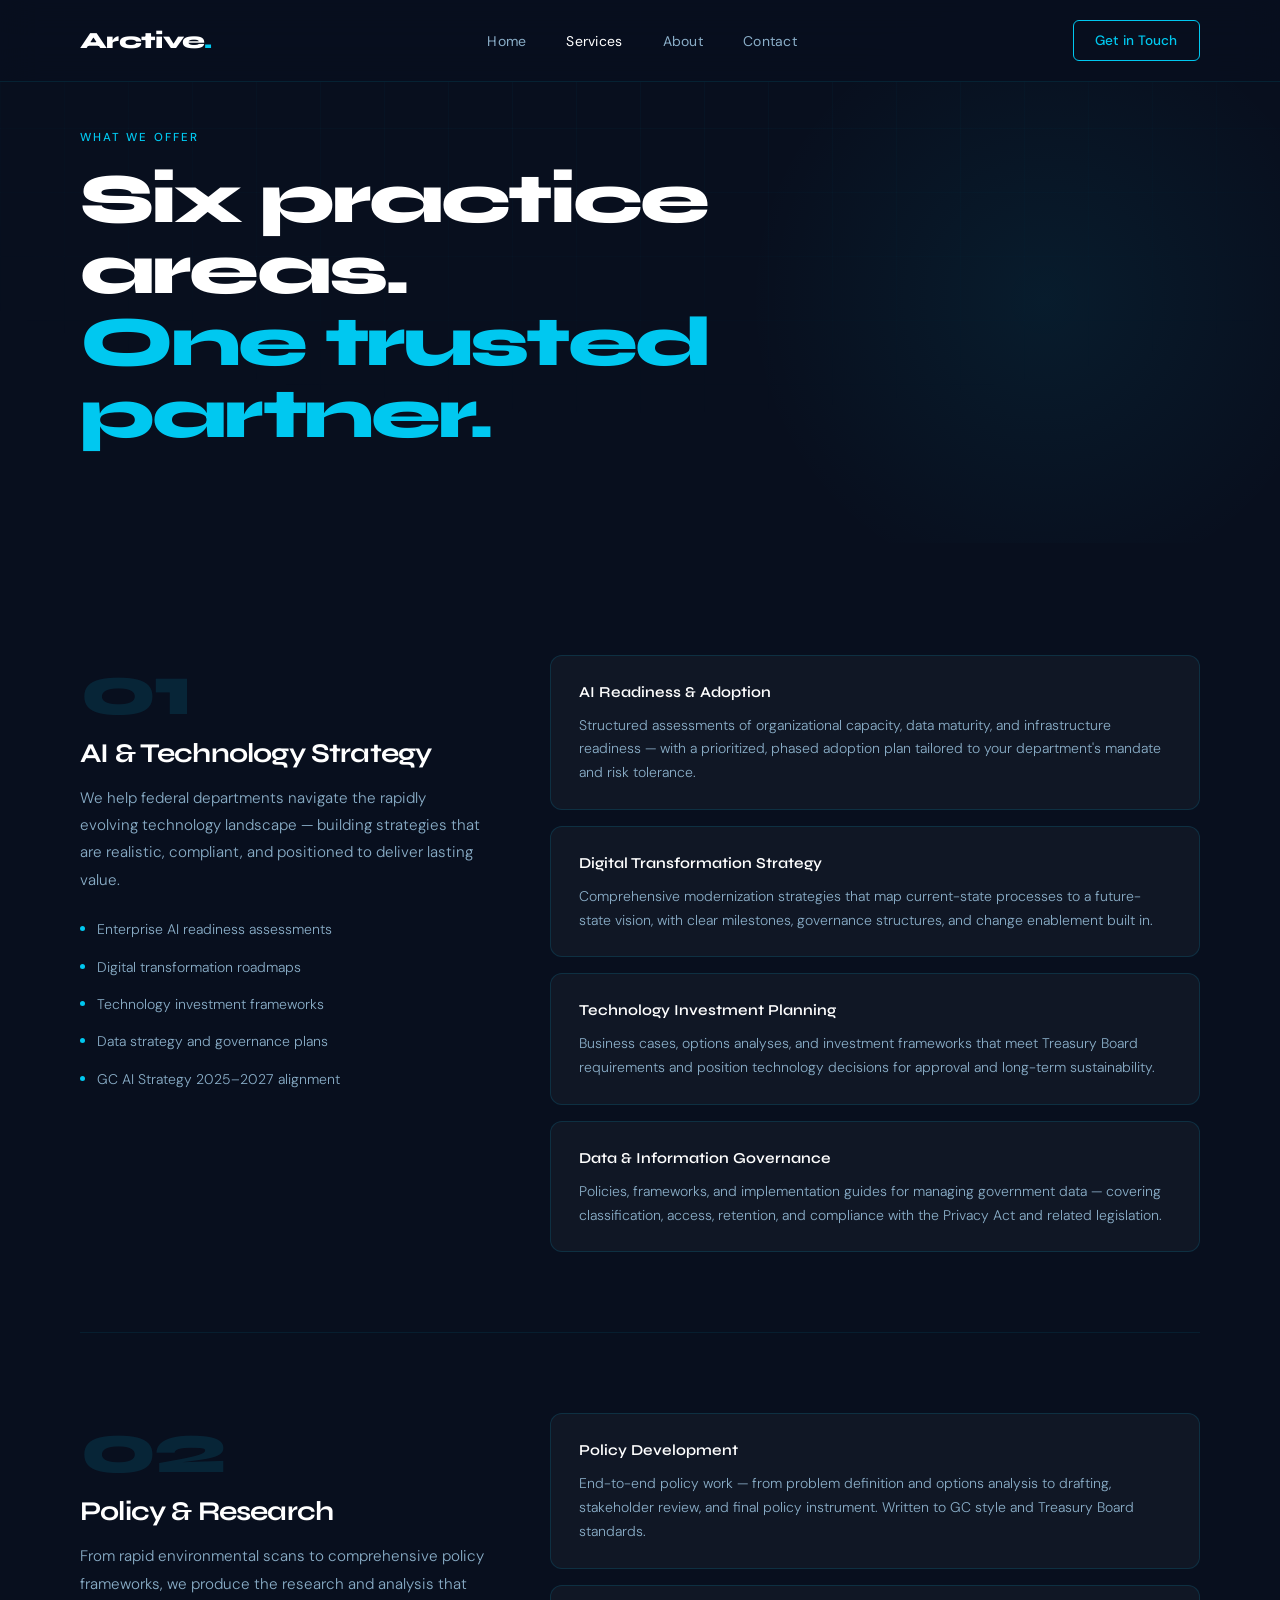
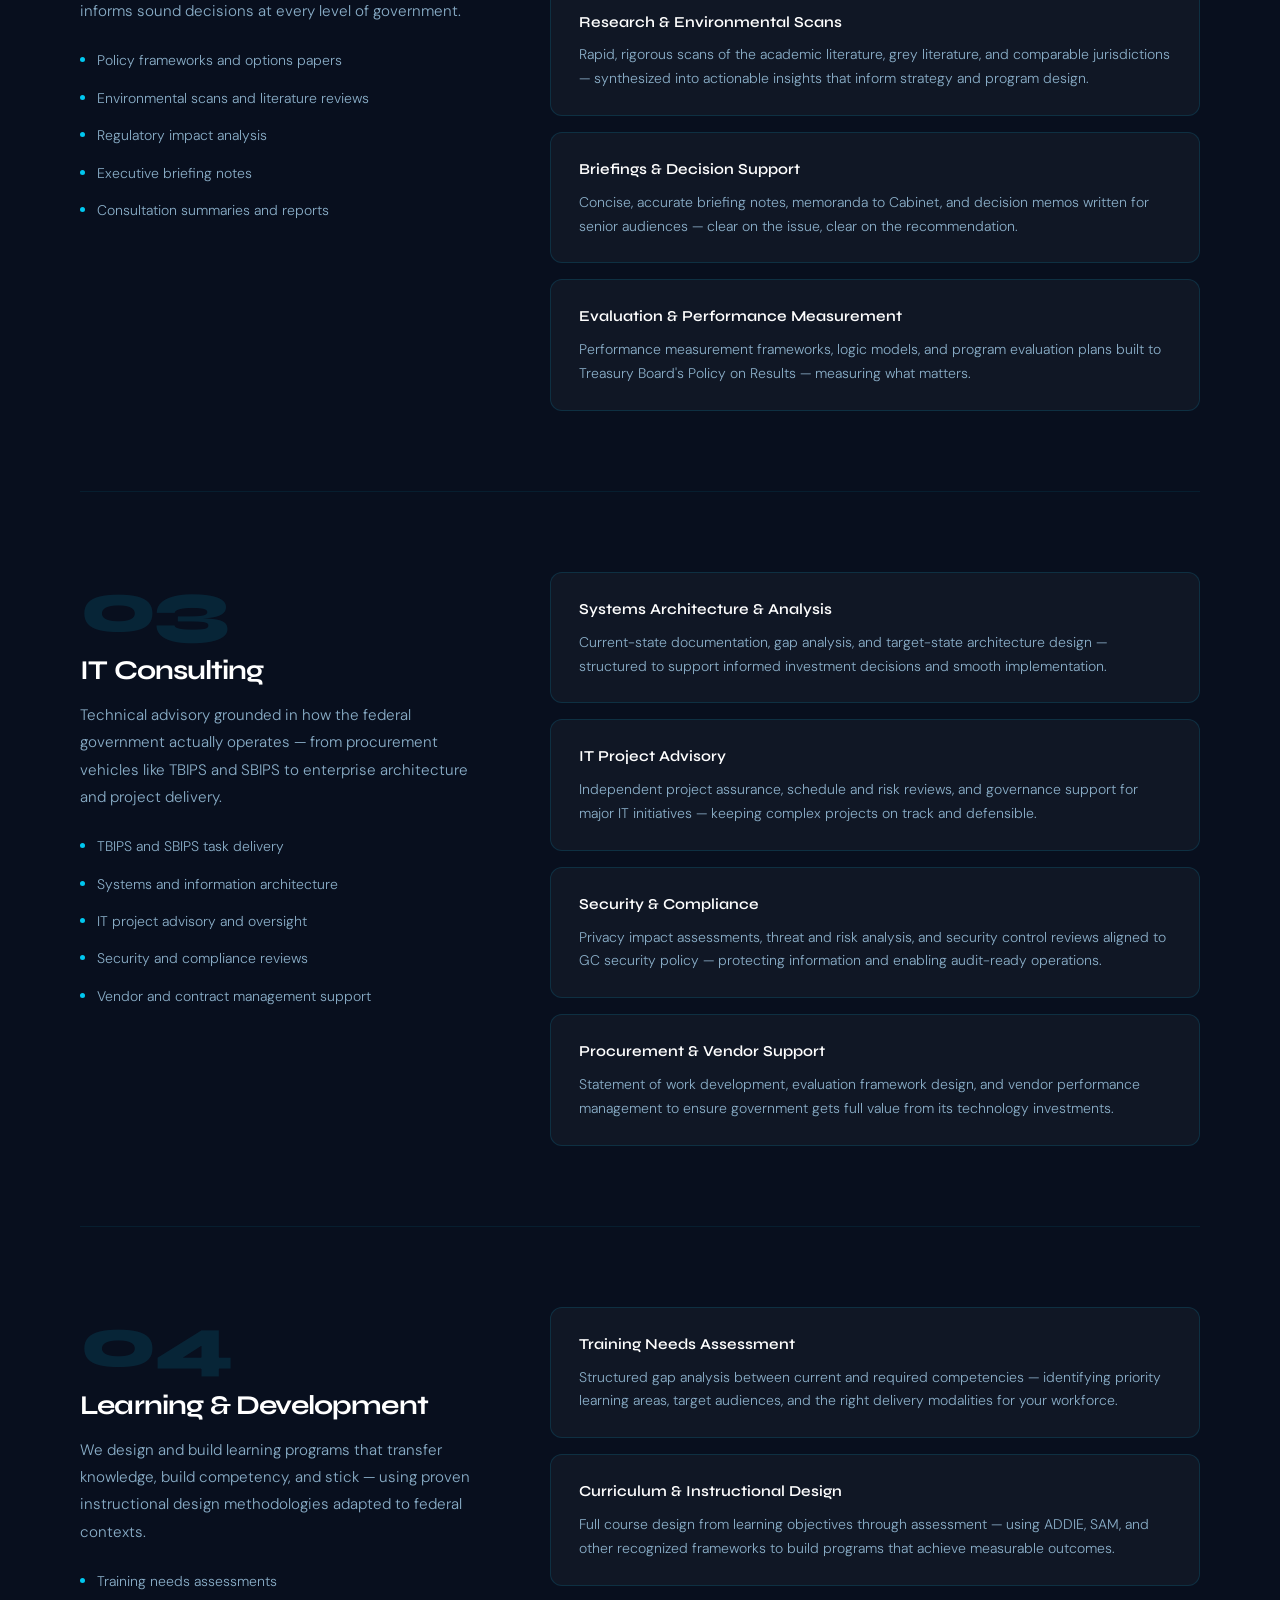
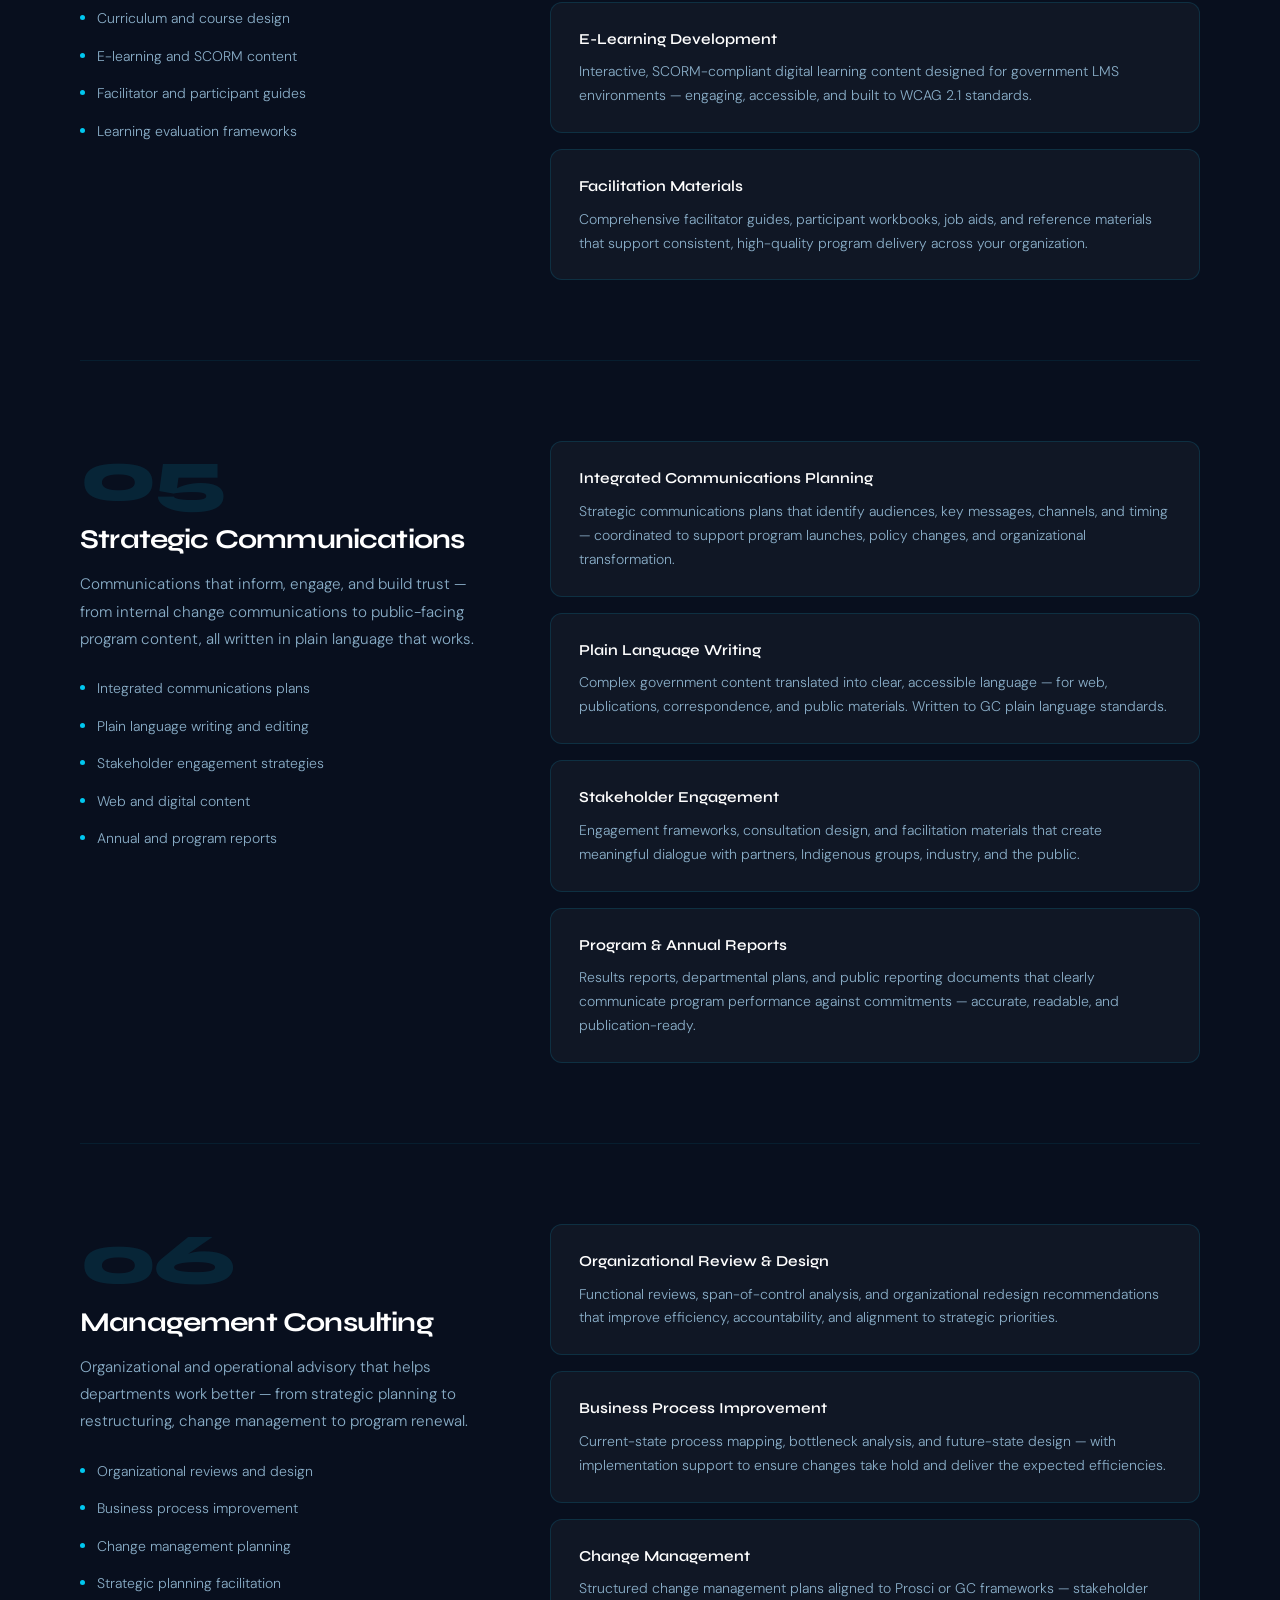
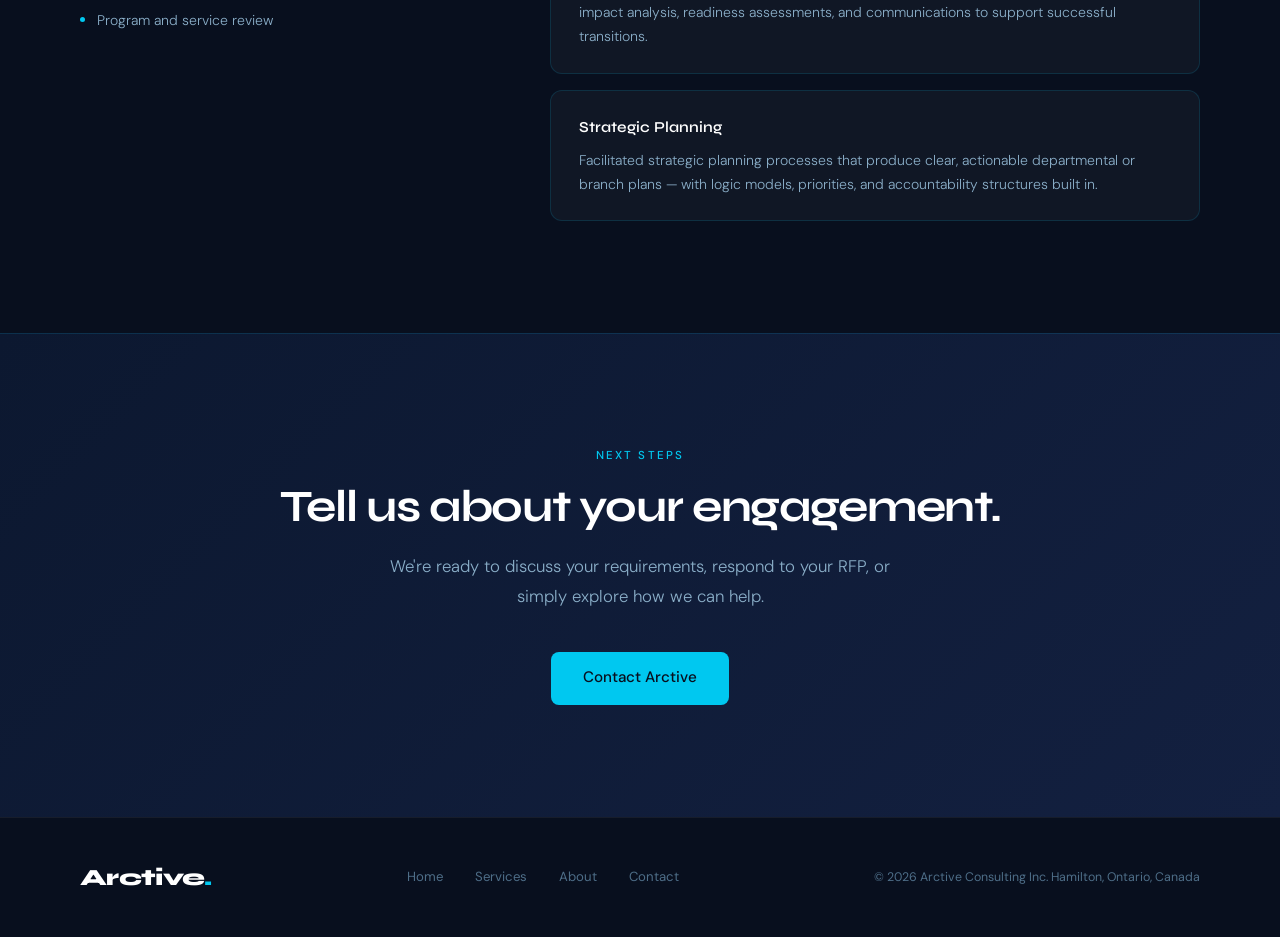
<file: services/index.html>
<!DOCTYPE html>
<html lang="en">
<head>
<meta charset="UTF-8">
<meta name="viewport" content="width=device-width, initial-scale=1.0">
<title>Services | Arctive Consulting</title>
<link rel="preconnect" href="https://fonts.googleapis.com">
<link href="https://fonts.googleapis.com/css2?family=Syne:wght@400;500;600;700;800&family=DM+Sans:ital,wght@0,300;0,400;0,500;1,300&display=swap" rel="stylesheet">
<link rel="stylesheet" href="../style.css">
<style>
.services-full { display: flex; flex-direction: column; gap: 5rem; }
.service-block {
  display: grid; grid-template-columns: 1fr 1.6fr;
  gap: 4rem; align-items: start;
  padding-bottom: 5rem;
  border-bottom: 0.5px solid rgba(0,200,240,0.08);
}
.service-block:last-child { border-bottom: none; padding-bottom: 0; }
@media (max-width: 900px) { .service-block { grid-template-columns: 1fr; gap: 2rem; } }
.service-meta { position: sticky; top: 7rem; }
.service-num {
  font-family: 'Syne', sans-serif;
  font-size: 4.5rem; font-weight: 800;
  color: rgba(0,200,240,0.12);
  line-height: 1; margin-bottom: 0.75rem;
  letter-spacing: -0.04em;
}
.service-meta h2 { font-size: 1.7rem; margin-bottom: 1rem; }
.service-meta .lead {
  font-size: 0.95rem; color: var(--text-secondary);
  font-weight: 300; line-height: 1.8; margin-bottom: 1.5rem;
}
.deliverables { display: flex; flex-direction: column; gap: 0.85rem; }
.deliverable {
  display: flex; align-items: flex-start; gap: 0.75rem;
  font-size: 0.875rem; color: var(--text-secondary); font-weight: 300;
}
.deliverable::before {
  content: '';
  width: 5px; height: 5px; border-radius: 50%;
  background: var(--electric); flex-shrink: 0; margin-top: 8px;
}
.detail-cards { display: flex; flex-direction: column; gap: 1rem; }
.detail-card {
  background: var(--card-bg);
  border: 0.5px solid var(--card-border);
  border-radius: var(--radius);
  padding: 1.5rem 1.75rem;
  transition: border-color 0.25s;
}
.detail-card:hover { border-color: rgba(0,200,240,0.35); }
.detail-card h4 {
  font-family: 'Syne', sans-serif;
  font-size: 0.95rem; font-weight: 600; margin-bottom: 0.5rem;
}
.detail-card p { font-size: 0.875rem; color: var(--text-secondary); font-weight: 300; line-height: 1.7; }
</style>
</head>
<body>

<nav>
  <a href="../index.html" class="logo">Arctive<span>.</span></a>
  <ul class="nav-links">
    <li><a href="../index.html">Home</a></li>
    <li><a href="index.html" class="active">Services</a></li>
    <li><a href="../about/index.html">About</a></li>
    <li><a href="../contact/index.html">Contact</a></li>
  </ul>
  <a href="../contact/index.html" class="nav-cta">Get in Touch</a>
</nav>

<div class="page-hero">
  <div class="grid-bg"></div>
  <div class="orb" style="right:-5%;top:0;width:600px;height:600px;"></div>
  <div style="position:relative;z-index:1;">
    <p class="section-label">What We Offer</p>
    <h1 style="max-width:680px;">Six practice areas.<br><span class="accent">One trusted partner.</span></h1>
  </div>
</div>

<section>
  <div class="services-full">

    <!-- 01 -->
    <div class="service-block">
      <div class="service-meta">
        <div class="service-num">01</div>
        <h2>AI & Technology Strategy</h2>
        <p class="lead">We help federal departments navigate the rapidly evolving technology landscape — building strategies that are realistic, compliant, and positioned to deliver lasting value.</p>
        <div class="deliverables">
          <div class="deliverable">Enterprise AI readiness assessments</div>
          <div class="deliverable">Digital transformation roadmaps</div>
          <div class="deliverable">Technology investment frameworks</div>
          <div class="deliverable">Data strategy and governance plans</div>
          <div class="deliverable">GC AI Strategy 2025–2027 alignment</div>
        </div>
      </div>
      <div class="detail-cards">
        <div class="detail-card"><h4>AI Readiness & Adoption</h4><p>Structured assessments of organizational capacity, data maturity, and infrastructure readiness — with a prioritized, phased adoption plan tailored to your department's mandate and risk tolerance.</p></div>
        <div class="detail-card"><h4>Digital Transformation Strategy</h4><p>Comprehensive modernization strategies that map current-state processes to a future-state vision, with clear milestones, governance structures, and change enablement built in.</p></div>
        <div class="detail-card"><h4>Technology Investment Planning</h4><p>Business cases, options analyses, and investment frameworks that meet Treasury Board requirements and position technology decisions for approval and long-term sustainability.</p></div>
        <div class="detail-card"><h4>Data & Information Governance</h4><p>Policies, frameworks, and implementation guides for managing government data — covering classification, access, retention, and compliance with the Privacy Act and related legislation.</p></div>
      </div>
    </div>

    <!-- 02 -->
    <div class="service-block">
      <div class="service-meta">
        <div class="service-num">02</div>
        <h2>Policy & Research</h2>
        <p class="lead">From rapid environmental scans to comprehensive policy frameworks, we produce the research and analysis that informs sound decisions at every level of government.</p>
        <div class="deliverables">
          <div class="deliverable">Policy frameworks and options papers</div>
          <div class="deliverable">Environmental scans and literature reviews</div>
          <div class="deliverable">Regulatory impact analysis</div>
          <div class="deliverable">Executive briefing notes</div>
          <div class="deliverable">Consultation summaries and reports</div>
        </div>
      </div>
      <div class="detail-cards">
        <div class="detail-card"><h4>Policy Development</h4><p>End-to-end policy work — from problem definition and options analysis to drafting, stakeholder review, and final policy instrument. Written to GC style and Treasury Board standards.</p></div>
        <div class="detail-card"><h4>Research & Environmental Scans</h4><p>Rapid, rigorous scans of the academic literature, grey literature, and comparable jurisdictions — synthesized into actionable insights that inform strategy and program design.</p></div>
        <div class="detail-card"><h4>Briefings & Decision Support</h4><p>Concise, accurate briefing notes, memoranda to Cabinet, and decision memos written for senior audiences — clear on the issue, clear on the recommendation.</p></div>
        <div class="detail-card"><h4>Evaluation & Performance Measurement</h4><p>Performance measurement frameworks, logic models, and program evaluation plans built to Treasury Board's Policy on Results — measuring what matters.</p></div>
      </div>
    </div>

    <!-- 03 -->
    <div class="service-block">
      <div class="service-meta">
        <div class="service-num">03</div>
        <h2>IT Consulting</h2>
        <p class="lead">Technical advisory grounded in how the federal government actually operates — from procurement vehicles like TBIPS and SBIPS to enterprise architecture and project delivery.</p>
        <div class="deliverables">
          <div class="deliverable">TBIPS and SBIPS task delivery</div>
          <div class="deliverable">Systems and information architecture</div>
          <div class="deliverable">IT project advisory and oversight</div>
          <div class="deliverable">Security and compliance reviews</div>
          <div class="deliverable">Vendor and contract management support</div>
        </div>
      </div>
      <div class="detail-cards">
        <div class="detail-card"><h4>Systems Architecture & Analysis</h4><p>Current-state documentation, gap analysis, and target-state architecture design — structured to support informed investment decisions and smooth implementation.</p></div>
        <div class="detail-card"><h4>IT Project Advisory</h4><p>Independent project assurance, schedule and risk reviews, and governance support for major IT initiatives — keeping complex projects on track and defensible.</p></div>
        <div class="detail-card"><h4>Security & Compliance</h4><p>Privacy impact assessments, threat and risk analysis, and security control reviews aligned to GC security policy — protecting information and enabling audit-ready operations.</p></div>
        <div class="detail-card"><h4>Procurement & Vendor Support</h4><p>Statement of work development, evaluation framework design, and vendor performance management to ensure government gets full value from its technology investments.</p></div>
      </div>
    </div>

    <!-- 04 -->
    <div class="service-block">
      <div class="service-meta">
        <div class="service-num">04</div>
        <h2>Learning & Development</h2>
        <p class="lead">We design and build learning programs that transfer knowledge, build competency, and stick — using proven instructional design methodologies adapted to federal contexts.</p>
        <div class="deliverables">
          <div class="deliverable">Training needs assessments</div>
          <div class="deliverable">Curriculum and course design</div>
          <div class="deliverable">E-learning and SCORM content</div>
          <div class="deliverable">Facilitator and participant guides</div>
          <div class="deliverable">Learning evaluation frameworks</div>
        </div>
      </div>
      <div class="detail-cards">
        <div class="detail-card"><h4>Training Needs Assessment</h4><p>Structured gap analysis between current and required competencies — identifying priority learning areas, target audiences, and the right delivery modalities for your workforce.</p></div>
        <div class="detail-card"><h4>Curriculum & Instructional Design</h4><p>Full course design from learning objectives through assessment — using ADDIE, SAM, and other recognized frameworks to build programs that achieve measurable outcomes.</p></div>
        <div class="detail-card"><h4>E-Learning Development</h4><p>Interactive, SCORM-compliant digital learning content designed for government LMS environments — engaging, accessible, and built to WCAG 2.1 standards.</p></div>
        <div class="detail-card"><h4>Facilitation Materials</h4><p>Comprehensive facilitator guides, participant workbooks, job aids, and reference materials that support consistent, high-quality program delivery across your organization.</p></div>
      </div>
    </div>

    <!-- 05 -->
    <div class="service-block">
      <div class="service-meta">
        <div class="service-num">05</div>
        <h2>Strategic Communications</h2>
        <p class="lead">Communications that inform, engage, and build trust — from internal change communications to public-facing program content, all written in plain language that works.</p>
        <div class="deliverables">
          <div class="deliverable">Integrated communications plans</div>
          <div class="deliverable">Plain language writing and editing</div>
          <div class="deliverable">Stakeholder engagement strategies</div>
          <div class="deliverable">Web and digital content</div>
          <div class="deliverable">Annual and program reports</div>
        </div>
      </div>
      <div class="detail-cards">
        <div class="detail-card"><h4>Integrated Communications Planning</h4><p>Strategic communications plans that identify audiences, key messages, channels, and timing — coordinated to support program launches, policy changes, and organizational transformation.</p></div>
        <div class="detail-card"><h4>Plain Language Writing</h4><p>Complex government content translated into clear, accessible language — for web, publications, correspondence, and public materials. Written to GC plain language standards.</p></div>
        <div class="detail-card"><h4>Stakeholder Engagement</h4><p>Engagement frameworks, consultation design, and facilitation materials that create meaningful dialogue with partners, Indigenous groups, industry, and the public.</p></div>
        <div class="detail-card"><h4>Program & Annual Reports</h4><p>Results reports, departmental plans, and public reporting documents that clearly communicate program performance against commitments — accurate, readable, and publication-ready.</p></div>
      </div>
    </div>

    <!-- 06 -->
    <div class="service-block">
      <div class="service-meta">
        <div class="service-num">06</div>
        <h2>Management Consulting</h2>
        <p class="lead">Organizational and operational advisory that helps departments work better — from strategic planning to restructuring, change management to program renewal.</p>
        <div class="deliverables">
          <div class="deliverable">Organizational reviews and design</div>
          <div class="deliverable">Business process improvement</div>
          <div class="deliverable">Change management planning</div>
          <div class="deliverable">Strategic planning facilitation</div>
          <div class="deliverable">Program and service review</div>
        </div>
      </div>
      <div class="detail-cards">
        <div class="detail-card"><h4>Organizational Review & Design</h4><p>Functional reviews, span-of-control analysis, and organizational redesign recommendations that improve efficiency, accountability, and alignment to strategic priorities.</p></div>
        <div class="detail-card"><h4>Business Process Improvement</h4><p>Current-state process mapping, bottleneck analysis, and future-state design — with implementation support to ensure changes take hold and deliver the expected efficiencies.</p></div>
        <div class="detail-card"><h4>Change Management</h4><p>Structured change management plans aligned to Prosci or GC frameworks — stakeholder impact analysis, readiness assessments, and communications to support successful transitions.</p></div>
        <div class="detail-card"><h4>Strategic Planning</h4><p>Facilitated strategic planning processes that produce clear, actionable departmental or branch plans — with logic models, priorities, and accountability structures built in.</p></div>
      </div>
    </div>

  </div>
</section>

<!-- CTA -->
<section style="background:linear-gradient(135deg,var(--navy-mid),var(--navy-light));border-top:0.5px solid rgba(0,200,240,0.12);text-align:center;">
  <p class="section-label">Next Steps</p>
  <h2>Tell us about your engagement.</h2>
  <p style="color:var(--text-secondary);font-size:1.05rem;font-weight:300;max-width:500px;margin:0 auto 2.5rem;line-height:1.8;">We're ready to discuss your requirements, respond to your RFP, or simply explore how we can help.</p>
  <a href="../contact/index.html" class="btn-primary">Contact Arctive</a>
</section>

<footer>
  <a href="../index.html" class="logo">Arctive<span>.</span></a>
  <div class="footer-links">
    <a href="../index.html">Home</a>
    <a href="index.html">Services</a>
    <a href="../about/index.html">About</a>
    <a href="../contact/index.html">Contact</a>
  </div>
  <span class="footer-legal">© 2026 Arctive Consulting Inc. Hamilton, Ontario, Canada</span>
</footer>
</body>
</html>
</file>
<file: style.css>
:root {
  --navy: #080f1e;
  --navy-mid: #0c1830;
  --navy-light: #132040;
  --electric: #00c8f0;
  --electric-dim: rgba(0,200,240,0.10);
  --electric-glow: rgba(0,200,240,0.22);
  --white: #ffffff;
  --text-secondary: #8aaec8;
  --muted: #4e6e88;
  --card-bg: rgba(255,255,255,0.035);
  --card-border: rgba(0,200,240,0.14);
  --radius: 12px;
  --radius-lg: 18px;
}

*, *::before, *::after { box-sizing: border-box; margin: 0; padding: 0; }
html { scroll-behavior: smooth; }
body {
  font-family: 'DM Sans', sans-serif;
  background: var(--navy);
  color: var(--white);
  overflow-x: hidden;
  font-size: 16px;
  line-height: 1.7;
}

/* ── NAV ── */
nav {
  position: fixed; top: 0; left: 0; right: 0; z-index: 100;
  display: flex; align-items: center; justify-content: space-between;
  padding: 1.25rem 5rem;
  background: rgba(8,15,30,0.9);
  backdrop-filter: blur(18px);
  border-bottom: 0.5px solid rgba(0,200,240,0.10);
}
.logo {
  font-family: 'Syne', sans-serif;
  font-size: 1.45rem; font-weight: 800;
  letter-spacing: -0.03em;
  color: var(--white);
  text-decoration: none;
}
.logo span { color: var(--electric); }
.nav-links { display: flex; gap: 2.5rem; list-style: none; align-items: center; }
.nav-links a {
  color: var(--text-secondary); text-decoration: none;
  font-size: 0.875rem; font-weight: 400; letter-spacing: 0.02em;
  transition: color 0.2s;
}
.nav-links a:hover, .nav-links a.active { color: var(--white); }
.nav-cta {
  background: transparent;
  border: 1px solid var(--electric);
  color: var(--electric);
  padding: 0.5rem 1.35rem;
  border-radius: 6px;
  font-family: 'DM Sans', sans-serif;
  font-size: 0.85rem; font-weight: 500;
  cursor: pointer; transition: all 0.2s;
  text-decoration: none;
}
.nav-cta:hover { background: var(--electric); color: var(--navy); }

/* ── GRID BG ── */
.grid-bg {
  position: absolute; inset: 0; z-index: 0;
  background-image:
    linear-gradient(rgba(0,200,240,0.035) 1px, transparent 1px),
    linear-gradient(90deg, rgba(0,200,240,0.035) 1px, transparent 1px);
  background-size: 64px 64px;
  mask-image: radial-gradient(ellipse 90% 70% at 50% 0%, black 20%, transparent 100%);
}
.orb {
  position: absolute; border-radius: 50%; pointer-events: none;
  background: radial-gradient(circle, rgba(0,200,240,0.07) 0%, transparent 70%);
}

/* ── SECTIONS ── */
section { padding: 7rem 5rem; }
.section-label {
  font-size: 0.72rem; color: var(--electric);
  text-transform: uppercase; letter-spacing: 0.18em;
  margin-bottom: 1rem; font-weight: 500;
}
h1 {
  font-family: 'Syne', sans-serif;
  font-size: clamp(2.8rem, 5.5vw, 5rem);
  font-weight: 800; line-height: 1.02;
  letter-spacing: -0.04em;
  margin-bottom: 1.75rem;
}
h1 .accent { color: var(--electric); display: block; }
h2 {
  font-family: 'Syne', sans-serif;
  font-size: clamp(1.9rem, 3.5vw, 2.8rem);
  font-weight: 700; line-height: 1.1;
  letter-spacing: -0.03em;
  margin-bottom: 1.25rem;
}
h3 {
  font-family: 'Syne', sans-serif;
  font-size: 1.1rem; font-weight: 600;
  margin-bottom: 0.65rem;
}
.section-intro {
  font-size: 1.05rem; color: var(--text-secondary);
  max-width: 580px; font-weight: 300; line-height: 1.85;
  margin-bottom: 4rem;
}

/* ── CARDS ── */
.card {
  background: var(--card-bg);
  border: 0.5px solid var(--card-border);
  border-radius: var(--radius-lg);
  padding: 2rem 2rem 2.25rem;
  transition: border-color 0.3s, transform 0.3s;
  position: relative; overflow: hidden;
}
.card:hover { border-color: rgba(0,200,240,0.38); transform: translateY(-3px); }
.card::after {
  content: '';
  position: absolute; top: 0; left: 0; right: 0; height: 1px;
  background: linear-gradient(90deg, transparent, rgba(0,200,240,0.45), transparent);
  opacity: 0; transition: opacity 0.3s;
}
.card:hover::after { opacity: 1; }

/* ── TAGS ── */
.tag {
  font-size: 0.7rem; color: var(--electric);
  background: var(--electric-dim);
  border: 1px solid rgba(0,200,240,0.18);
  border-radius: 100px;
  padding: 0.2rem 0.6rem;
  letter-spacing: 0.04em;
}
.tags { display: flex; flex-wrap: wrap; gap: 0.4rem; margin-top: 1.1rem; }

/* ── ICON BOX ── */
.icon-box {
  width: 46px; height: 46px;
  background: var(--electric-dim);
  border: 1px solid var(--card-border);
  border-radius: 10px;
  display: flex; align-items: center; justify-content: center;
  font-size: 1.2rem; margin-bottom: 1.4rem; flex-shrink: 0;
}

/* ── BUTTONS ── */
.btn-primary {
  display: inline-block;
  background: var(--electric);
  color: var(--navy);
  padding: 0.85rem 2rem;
  border-radius: 8px;
  font-family: 'DM Sans', sans-serif;
  font-size: 0.95rem; font-weight: 500;
  text-decoration: none;
  transition: all 0.2s;
  border: none; cursor: pointer;
}
.btn-primary:hover { background: #22d8ff; transform: translateY(-1px); }
.btn-outline {
  display: inline-block;
  background: transparent;
  color: var(--electric);
  padding: 0.85rem 2rem;
  border-radius: 8px;
  font-size: 0.95rem; font-weight: 400;
  text-decoration: none;
  border: 1px solid var(--electric);
  transition: all 0.2s;
}
.btn-outline:hover { background: var(--electric); color: var(--navy); }

/* ── FOOTER ── */
footer {
  padding: 2.5rem 5rem;
  display: flex; align-items: center; justify-content: space-between;
  border-top: 0.5px solid rgba(255,255,255,0.06);
  flex-wrap: wrap; gap: 1rem;
}
.footer-links { display: flex; gap: 2rem; flex-wrap: wrap; }
.footer-links a {
  font-size: 0.825rem; color: var(--muted);
  text-decoration: none; transition: color 0.2s;
}
.footer-links a:hover { color: var(--electric); }
.footer-legal { font-size: 0.775rem; color: var(--muted); }

/* ── FORM ── */
.form-group { display: flex; flex-direction: column; gap: 0.4rem; margin-bottom: 1rem; }
.form-group label { font-size: 0.78rem; color: var(--muted); letter-spacing: 0.06em; text-transform: uppercase; }
.form-group input, .form-group select, .form-group textarea {
  background: rgba(255,255,255,0.04);
  border: 0.5px solid rgba(0,200,240,0.18);
  border-radius: 8px;
  padding: 0.75rem 1rem;
  color: var(--white);
  font-family: 'DM Sans', sans-serif;
  font-size: 0.9rem; font-weight: 300;
  outline: none; transition: border-color 0.2s; width: 100%;
}
.form-group input:focus, .form-group select:focus, .form-group textarea:focus { border-color: var(--electric); }
.form-group select option { background: var(--navy-mid); }
.form-group textarea { resize: vertical; min-height: 130px; }
.form-row { display: grid; grid-template-columns: 1fr 1fr; gap: 1rem; }

/* ── DIVIDER ── */
.divider { height: 0.5px; background: rgba(0,200,240,0.08); margin: 0; }

/* ── PAGE HERO (inner pages) ── */
.page-hero {
  min-height: 46vh;
  display: flex; align-items: flex-end;
  padding: 8rem 5rem 4rem;
  position: relative; overflow: hidden;
}
.page-hero .grid-bg { mask-image: radial-gradient(ellipse 100% 100% at 50% 0%, black 10%, transparent 80%); }

@keyframes fadeUp {
  from { opacity: 0; transform: translateY(22px); }
  to   { opacity: 1; transform: translateY(0); }
}
.fade-up { animation: fadeUp 0.75s ease both; }
.fade-up-2 { animation: fadeUp 0.75s ease 0.12s both; }
.fade-up-3 { animation: fadeUp 0.75s ease 0.24s both; }

@media (max-width: 900px) {
  nav { padding: 1rem 1.5rem; }
  .nav-links { display: none; }
  section, footer, .page-hero { padding-left: 1.5rem; padding-right: 1.5rem; }
  .form-row { grid-template-columns: 1fr; }
}
</file>
